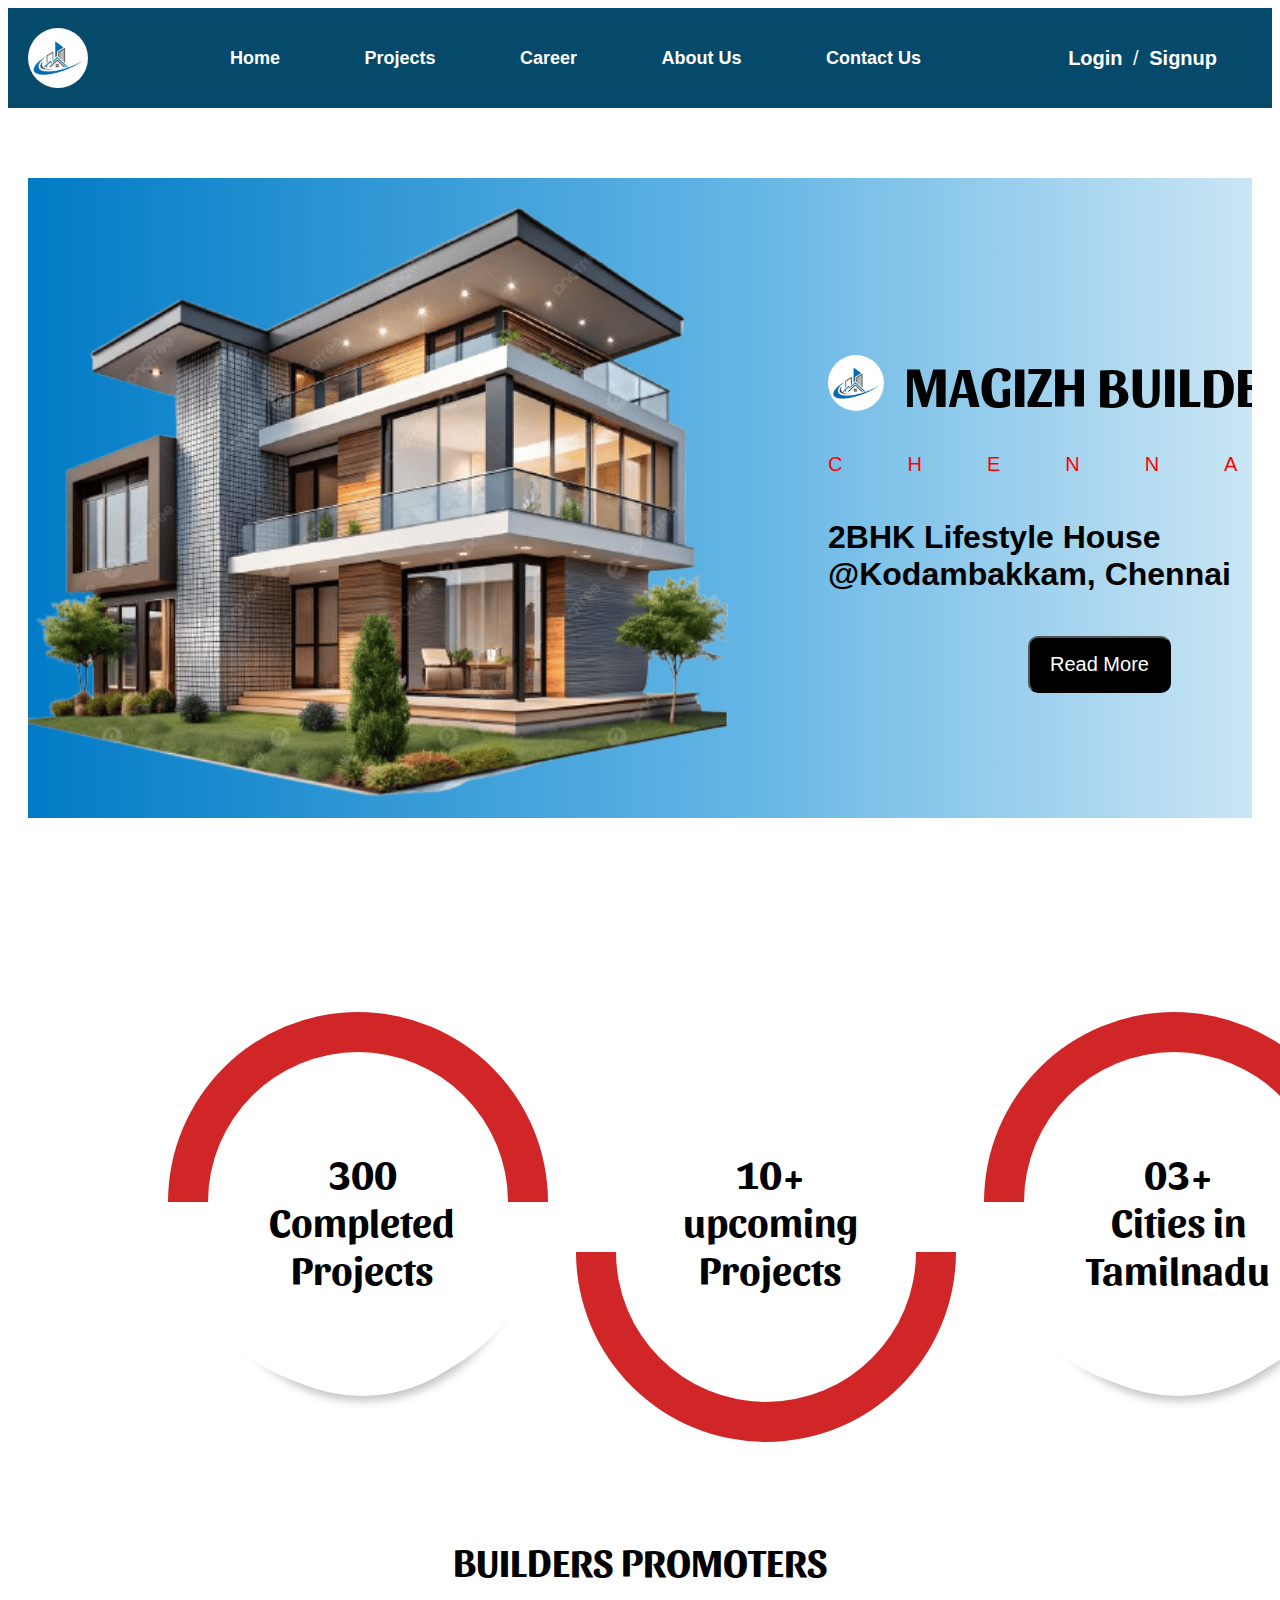
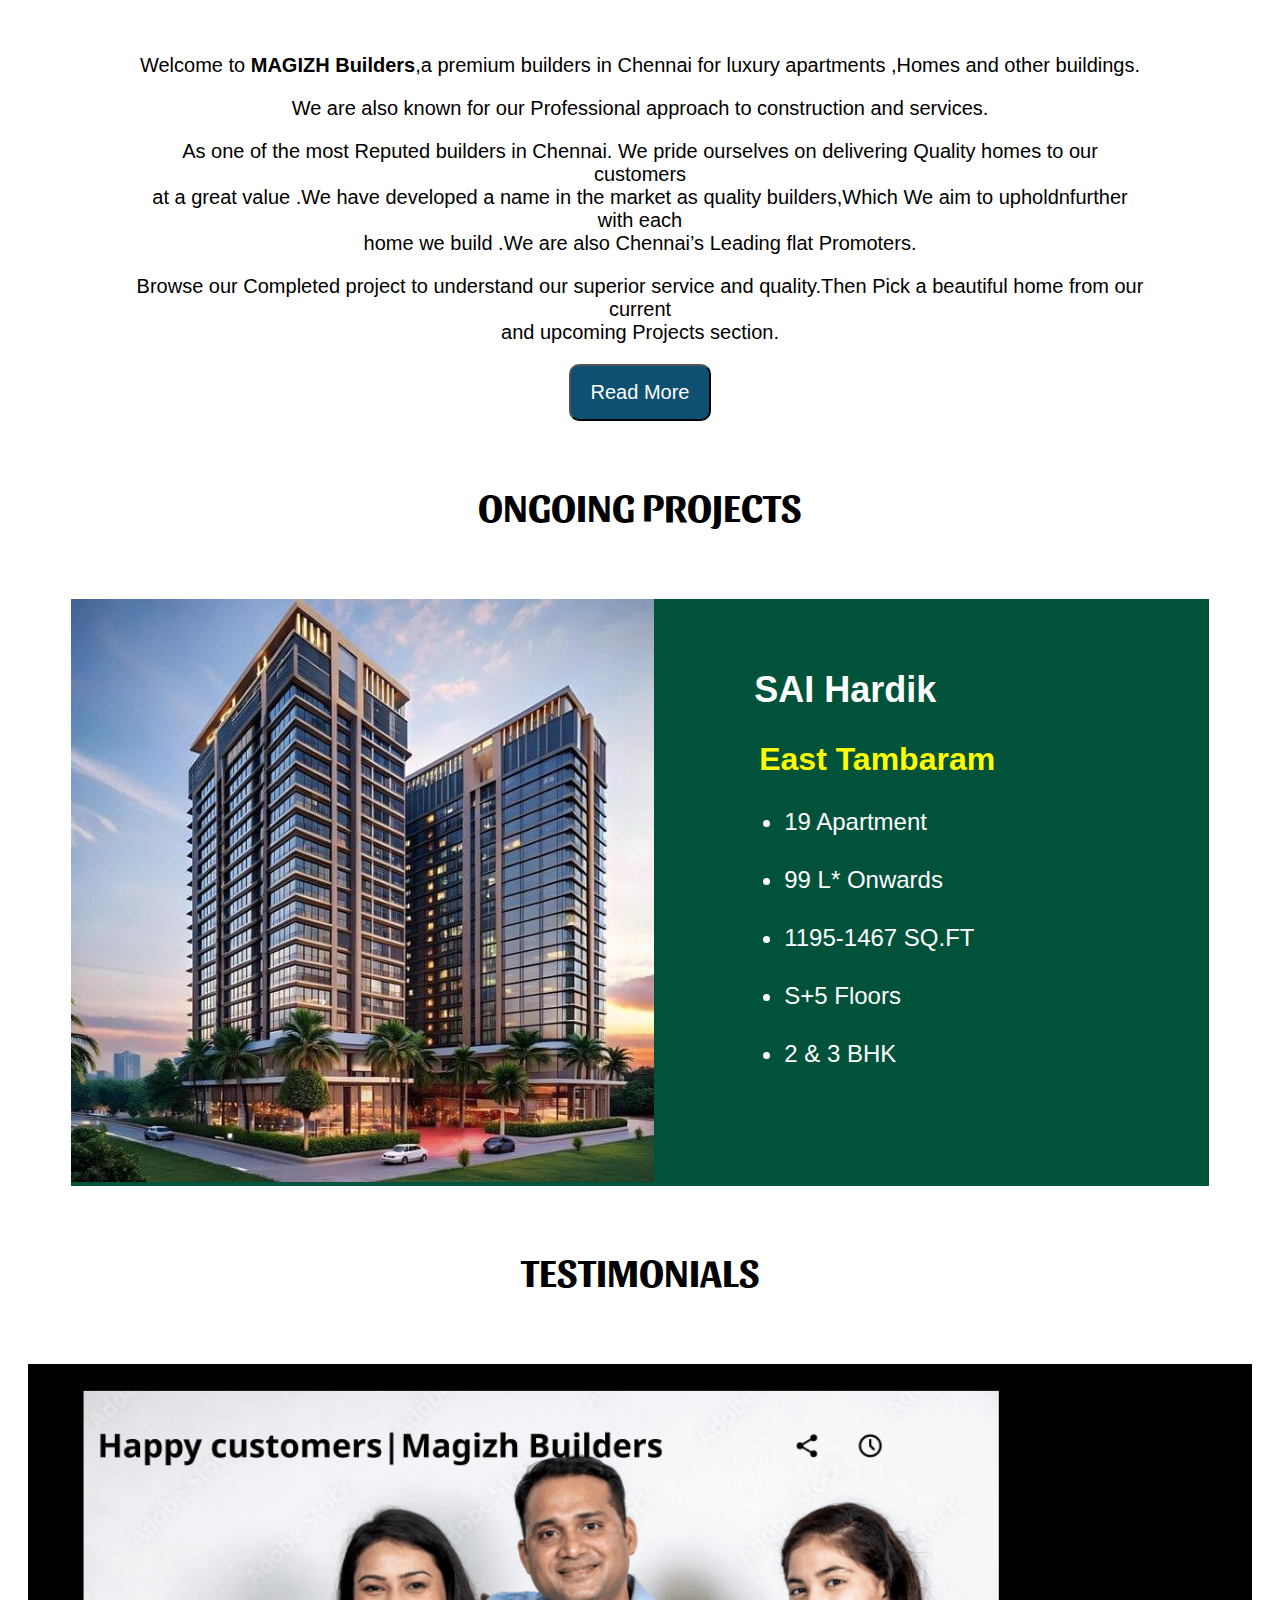
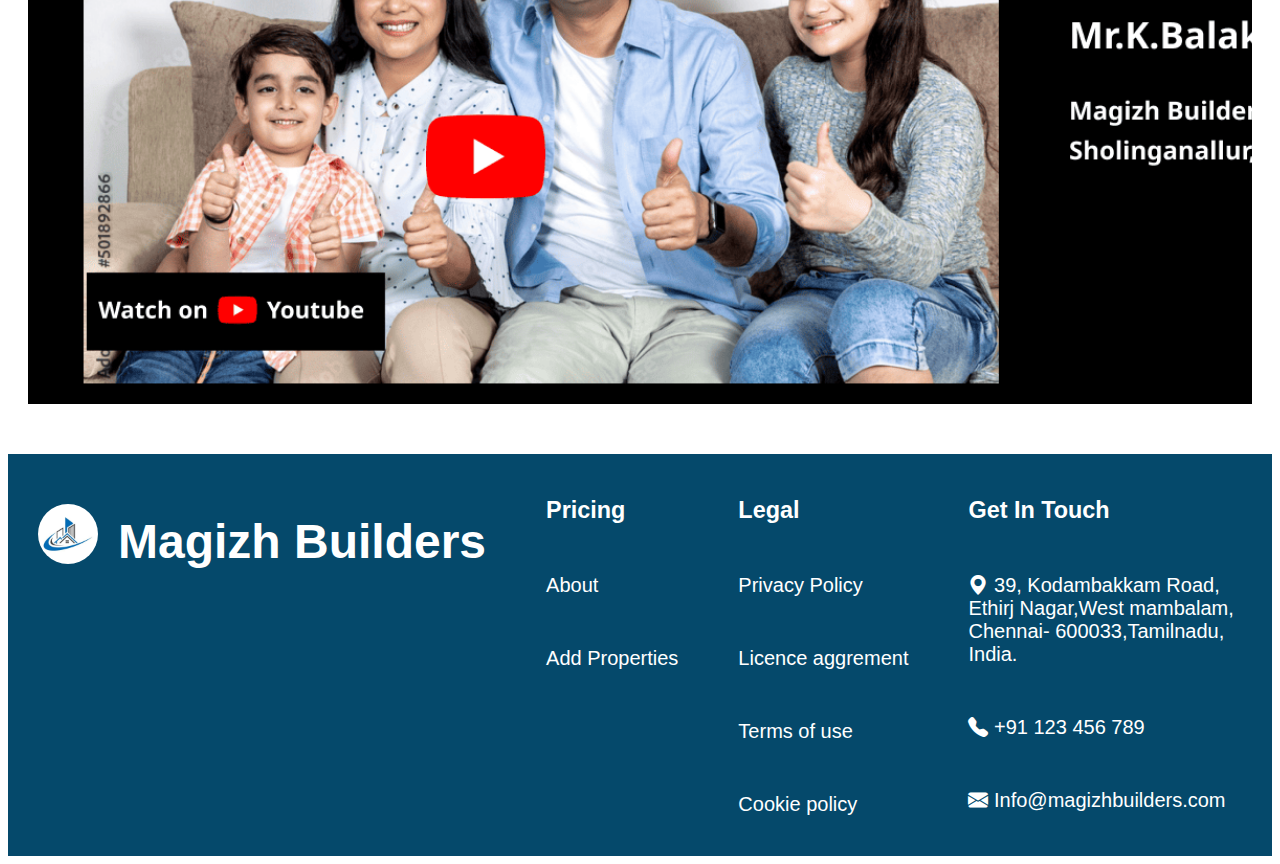
<file: index.html>
<!DOCTYPE html>
<html lang="en">
<head>
    <meta charset="UTF-8">
    <meta name="viewport" content="width=device-width, initial-scale=1.0">
    <title>Builder home page</title>
    <link rel="stylesheet" href="CSS/build.css">
    <link href="https://cdn.jsdelivr.net/npm/bootstrap-icons/font/bootstrap-icons.css" rel="stylesheet">

</head>
<body>

    <!--header -->

    <header>
        <div class="head">
            <img src="image/logo.png" alt="image">
            <div class="head1">
                <a href="index.html">Home</a>
                <a href="project.html">Projects</a>
                <a href="career.html">Career</a>
                <a href="about.html">About Us</a>
                <a href="contact.html">Contact Us</a>
            </div>
            <div class="head2">
                <a href="log.html">Login</a> / <a href="sign.html">Signup</a>
            </div>
        </div>
    </header>




<!--home-->

<section class="homeout">

    <div class="home">
        <div class="homelt">
            <img src="image/home1.png" alt="image" >
            <div class="homeltin">
                   <div class="hom1">
            <img src="image/logo.png" alt="image">
            <h2>MAGIZH BUILDERS</h2>
        </div> 
        <p class="re">CHENNAI </p>
        <h4><b>2BHK</b> Lifestyle House <br>@Kodambakkam, Chennai</h4>
        <button>Read More</button>
                
            </div>
        </div>
       
       
        <div class="homert">
            <img src="image/home2.png" alt="image">
        </div>
    </div>




<div class="home1out">

    
    <div class="home1">
        <h3>300 <br>Completed <br>Projects</h3>
        <div class="ho">
    </div></div>
    
    
    <div class="home1">
        <h3>10+ <br>upcoming <br>Projects</h3>
        <div class="ho ho1"></div>
    </div>

    
    <div class="home1">
        <h3>03+ <br>Cities in <br>Tamilnadu</h3>
        <div class="ho"></div>
    </div>










</div>







<div class="home2">
    <h3>BUILDERS PROMOTERS</h3>
    <p>Welcome to <b>MAGIZH Builders</b>,a premium builders in Chennai for luxury apartments ,Homes and other buildings.</p>
    <p> We are also known for our Professional approach to construction and services.</p>
 <p>As one of the most Reputed builders in Chennai. We pride ourselves on delivering Quality homes to our customers <br>
at a great value .We have developed a name  in the market as quality builders,Which We aim to upholdnfurther with each <br>
                              home we build .We are also Chennai’s Leading flat Promoters.</p>
<p>Browse our Completed project to understand our superior service and quality.Then Pick a beautiful home from our current <br>
                                                                        and upcoming Projects section.</p>

    <button>Read More</button>
</div>



    <h3>ONGOING PROJECTS</h3> 
    <div class="home3">

        <div class="home3lt">
            <img src="image/hom.jpg" alt="image">
        </div>
        <div class="home3rt">
            <h2>SAI Hardik</h2>
            <h4>East Tambaram</h4>
            <li>19 Apartment</li>
            <li>99 L* Onwards</li>
            <li>1195-1467 SQ.FT</li>
            <li>S+5 Floors</li>
            <li>2 & 3 BHK</li>
        </div>


    </div>




<div class="home4out">

<h3>TESTIMONIALS</h3>


<div class="home">
       
       
        <div class="homert">
            <img src="image/ho1.png" alt="image">
        </div>
    
    <div class="home4">
        <img src="image/ho2.png" alt="image">
        <div class="home4in">
            <h4>Mr.K.Vasanth Kumar</h4>
            <p>Magizh Builders of Champions Poonamallee , Chennai.</p>
        </div>



    </div>
    
    
    
    </div>




</div>



</section>







<!--Footer-->

<footer>
    <div class="footer">
        <div class="foot1">
            <img src="image/logo.png" alt="image">
            <h2>Magizh Builders</h2>
        </div>
        <div class="foot2">
            <h3>Pricing</h3>
            <p> About</p>
            <p>Add Properties</p>
        </div>
        <div class="foot2">
            <h3>Legal</h3>
            <p>Privacy Policy</p>
            <p>Licence aggrement</p>
            <p>Terms of use</p>
            <p>Cookie policy</p>
        </div>
        <div class="foot2">
            <h3>Get In Touch</h3>
            <p><i class="bi bi-geo-alt-fill"></i>
 39, Kodambakkam Road, <br>
Ethirj Nagar,West mambalam, <br>
Chennai- 600033,Tamilnadu, <br>
India.</p>
            <p><i class="bi bi-telephone-fill"></i>
 +91 123 456 789</p>
            <p><i class="bi bi-envelope-fill"></i> Info@magizhbuilders.com</p>
        </div>
    </div>
</footer>



    
</body>
</html>
</file>
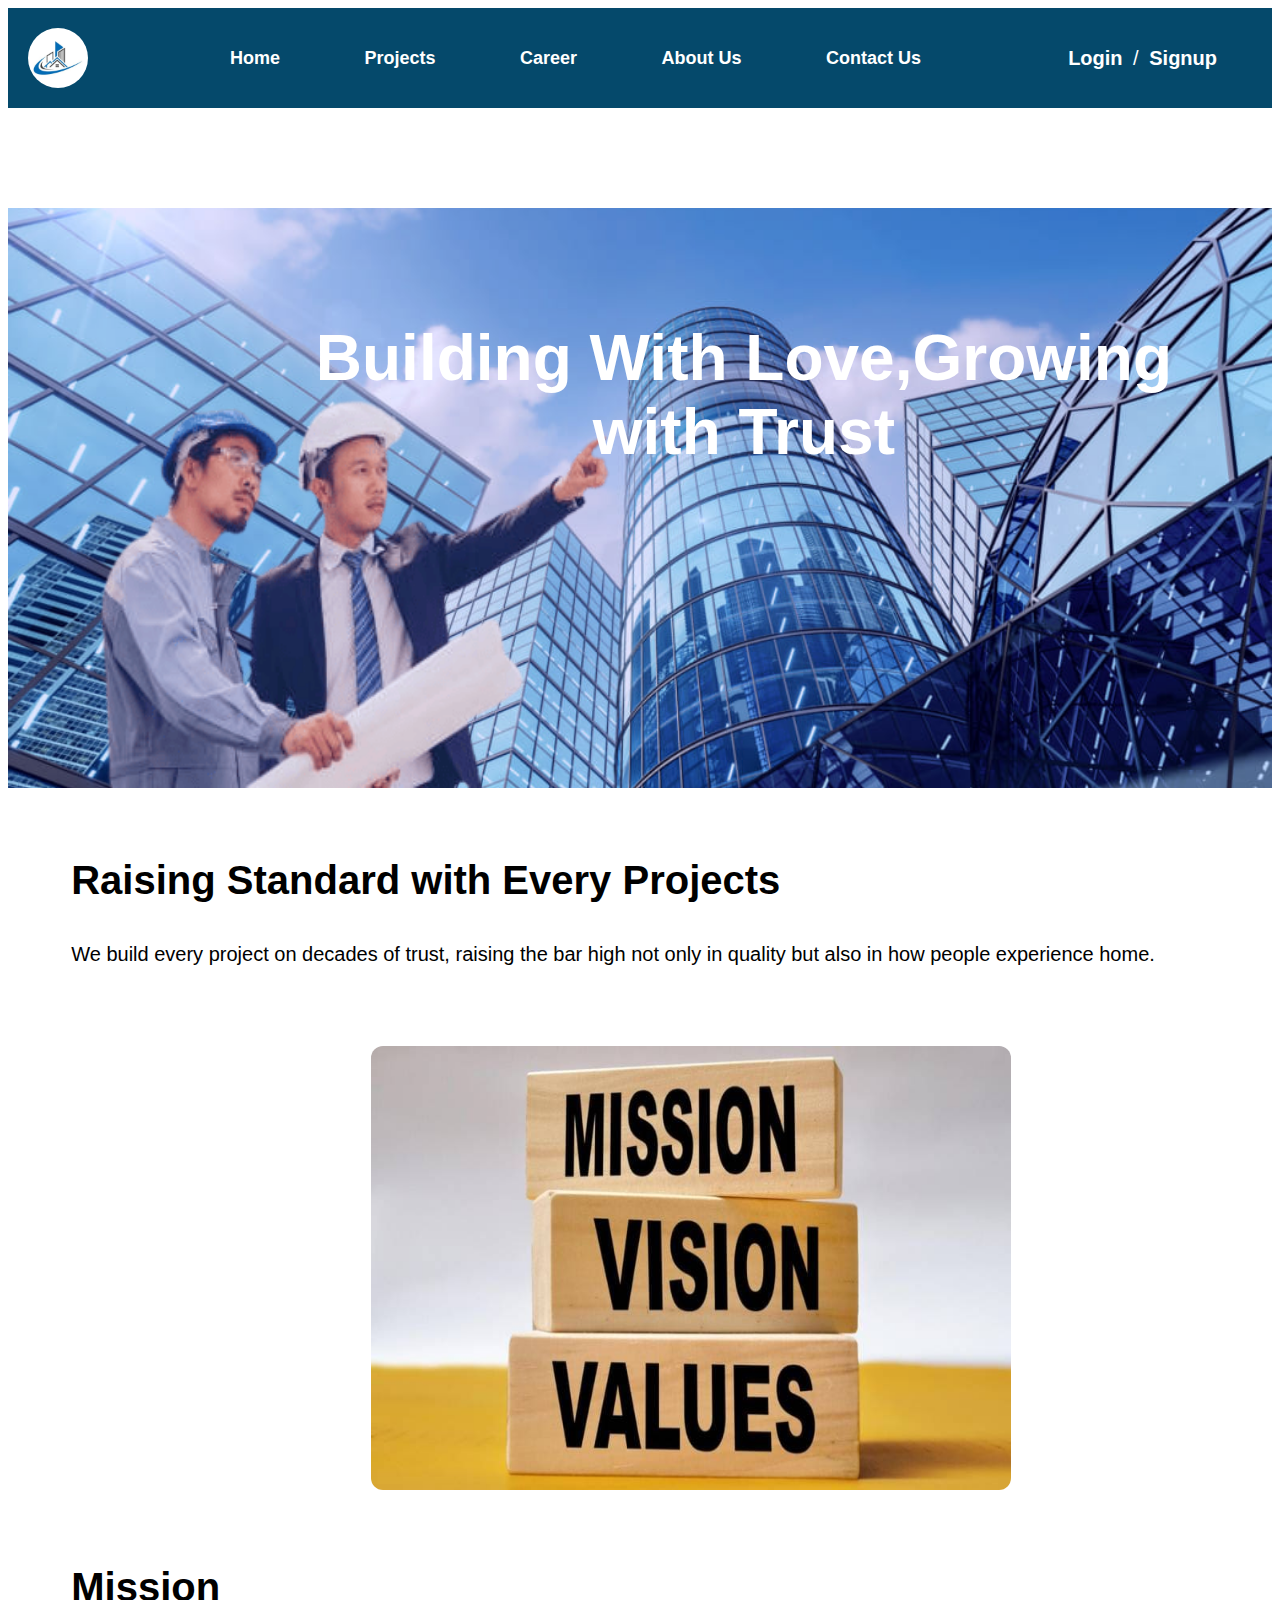
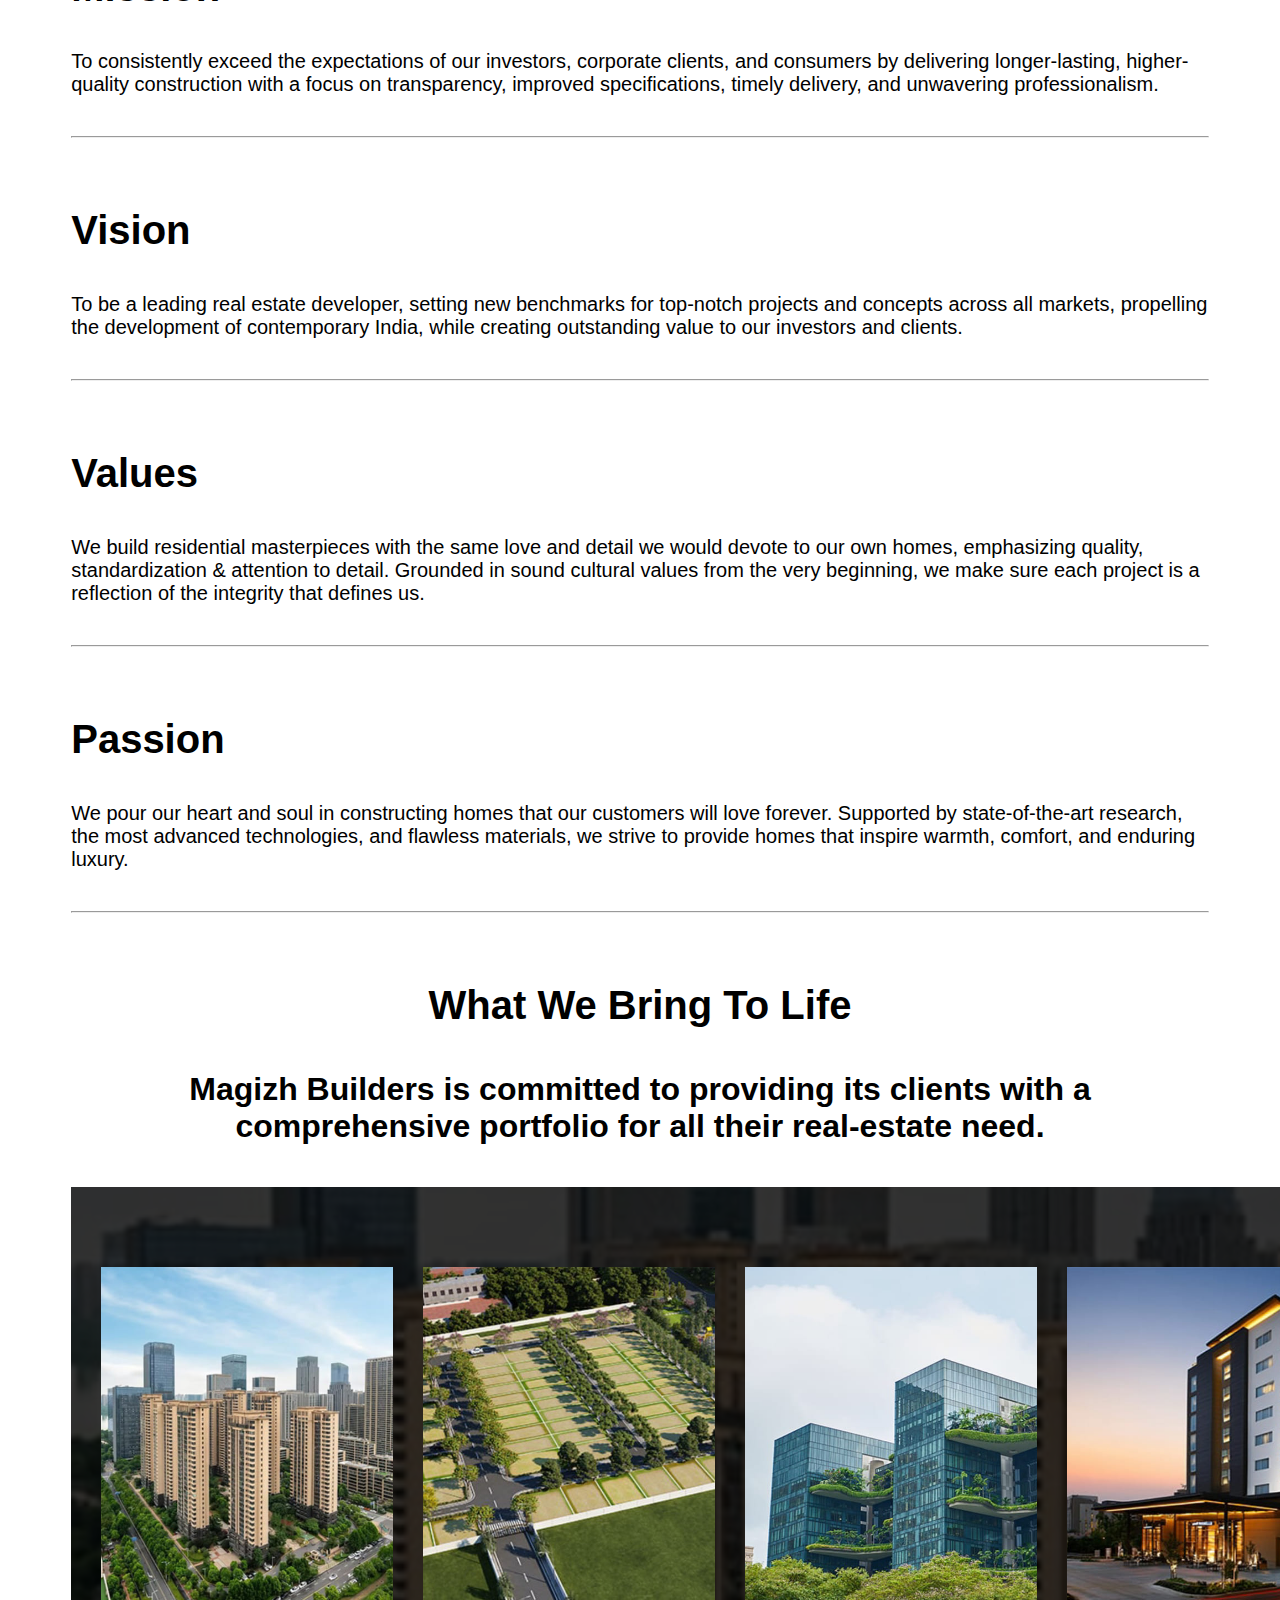
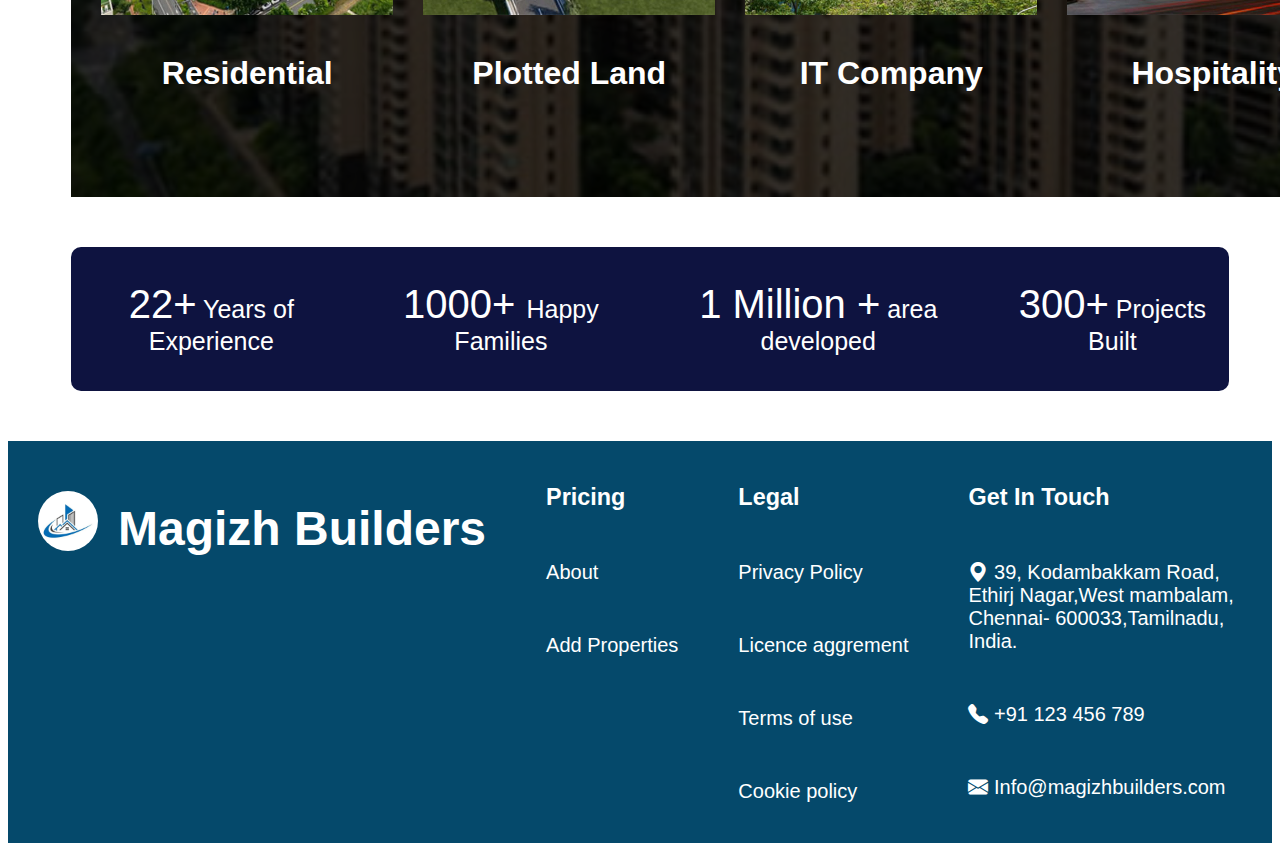
<file: about.html>
<!DOCTYPE html>
<html lang="en">
<head>
    <meta charset="UTF-8">
    <meta name="viewport" content="width=device-width, initial-scale=1.0">
    <title>Builder about page</title>
    <link rel="stylesheet" href="CSS/build.css">
    <link href="https://cdn.jsdelivr.net/npm/bootstrap-icons/font/bootstrap-icons.css" rel="stylesheet">

</head>
<body>

    <!--header -->

    <header>
        <div class="head">
            <img src="image/logo.png" alt="image">
            <div class="head1">
                <a href="index.html">Home</a>
                <a href="project.html">Projects</a>
                <a href="career.html">Career</a>
                <a href="about.html">About Us</a>
                <a href="contact.html">Contact Us</a>
            </div>
            <div class="head2">
                <a href="log.html">Login</a> / <a href="sign.html">Signup</a>
            </div>
        </div>
    </header>




    <!--about-->

<section class="aboutout">

<div class="about">
    <div class="abtover"></div>
    <img src="image/abt1.png" alt="image" class="imge">
    <h2>Building With Love,Growing <br>  with Trust</h2>
</div>

<div class="about1">
    <h3>Raising Standard with Every Projects</h3>
    <p>We build every project on decades of trust, raising the bar high not only in quality but also in how people experience home.</p>
    <img src="image/abt2.jpg" alt="image">
</div>

<div class="about2">
    <h3>Mission</h3>
    <p>To consistently exceed the expectations of our investors, corporate clients, and consumers by delivering longer-lasting, higher-quality construction with a focus on transparency, improved specifications, timely delivery, and unwavering professionalism.</p>
<hr></div>


<div class="about2">
    <h3>Vision</h3>
    <p>To be a leading real estate developer, setting new benchmarks for top-notch projects and concepts across all markets, propelling the development of contemporary India, while creating outstanding value to our investors and clients.</p>
<hr></div>


<div class="about2">
    <h3>Values</h3>
    <p>We build residential masterpieces with the same love and detail we would devote to our own homes, emphasizing quality, standardization & attention to detail. Grounded in sound cultural values from the very beginning, we make sure each project is a reflection of the integrity that defines us.</p>
<hr></div>


<div class="about2">
    <h3>Passion</h3>
    <p>We pour our heart and soul in constructing homes that our customers will love forever. Supported by state-of-the-art research, the most advanced technologies, and flawless materials, we strive to provide homes that inspire warmth, comfort, and enduring luxury.</p>
<hr></div>




<div class="about3out">

<h3>What We Bring To Life</h3>
<h4>Magizh Builders is committed to providing its clients with a comprehensive portfolio for all their real-estate need.</h4>

<div class="about3">
    <div class="ab3over">

    </div>
    <div class="abt3">

        <div class="abt3in">
            <img src="image/ab1.jpg" alt="image">
            <p>Residential</p>
        </div>
        <div class="abt3in">
            <img src="image/ab2.jpg" alt="image">
            <p>Plotted Land</p>
        </div>
        <div class="abt3in">
            <img src="image/ab3.jpg" alt="image">
            <p>IT Company</p>
        </div>
        <div class="abt3in">
            <img src="image/ab4.jpg" alt="image">
            <p>Hospitality</p>
        </div>

    </div>
</div>



<div class="abt4">
    <p><span>22+</span> Years of Experience</p>
    <p><span>1000+ </span>Happy Families</p>
    <p><span>1 Million +</span> area developed</p>
    <p><span>300+</span> Projects Built</p>
</div>



</div>


















</section>


















<!--Footer-->

<footer>
    <div class="footer">
        <div class="foot1">
            <img src="image/logo.png" alt="image">
            <h2>Magizh Builders</h2>
        </div>
        <div class="foot2">
            <h3>Pricing</h3>
            <p> About</p>
            <p>Add Properties</p>
        </div>
        <div class="foot2">
            <h3>Legal</h3>
            <p>Privacy Policy</p>
            <p>Licence aggrement</p>
            <p>Terms of use</p>
            <p>Cookie policy</p>
        </div>
        <div class="foot2">
            <h3>Get In Touch</h3>
            <p><i class="bi bi-geo-alt-fill"></i>
 39, Kodambakkam Road, <br>
Ethirj Nagar,West mambalam, <br>
Chennai- 600033,Tamilnadu, <br>
India.</p>
            <p><i class="bi bi-telephone-fill"></i>
 +91 123 456 789</p>
            <p><i class="bi bi-envelope-fill"></i> Info@magizhbuilders.com</p>
        </div>
    </div>
</footer>



    
</body>
</html>
</file>
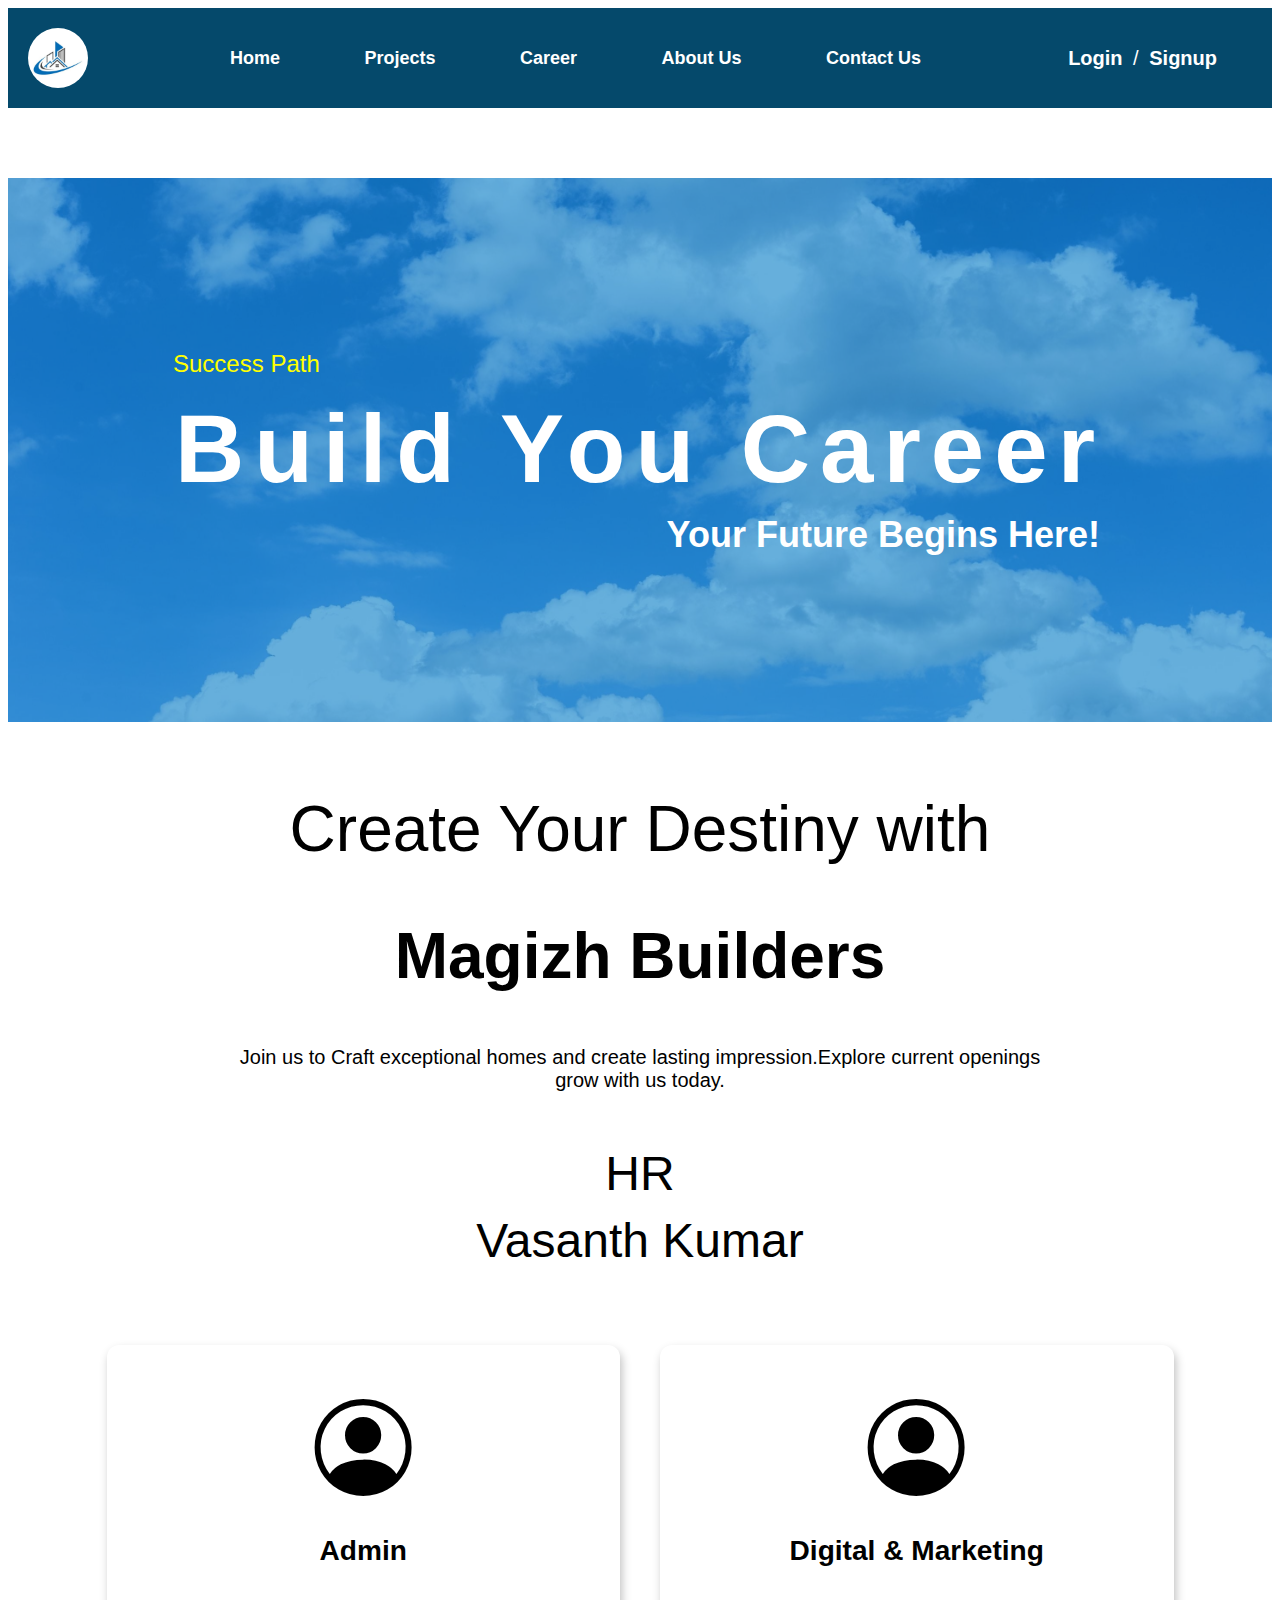
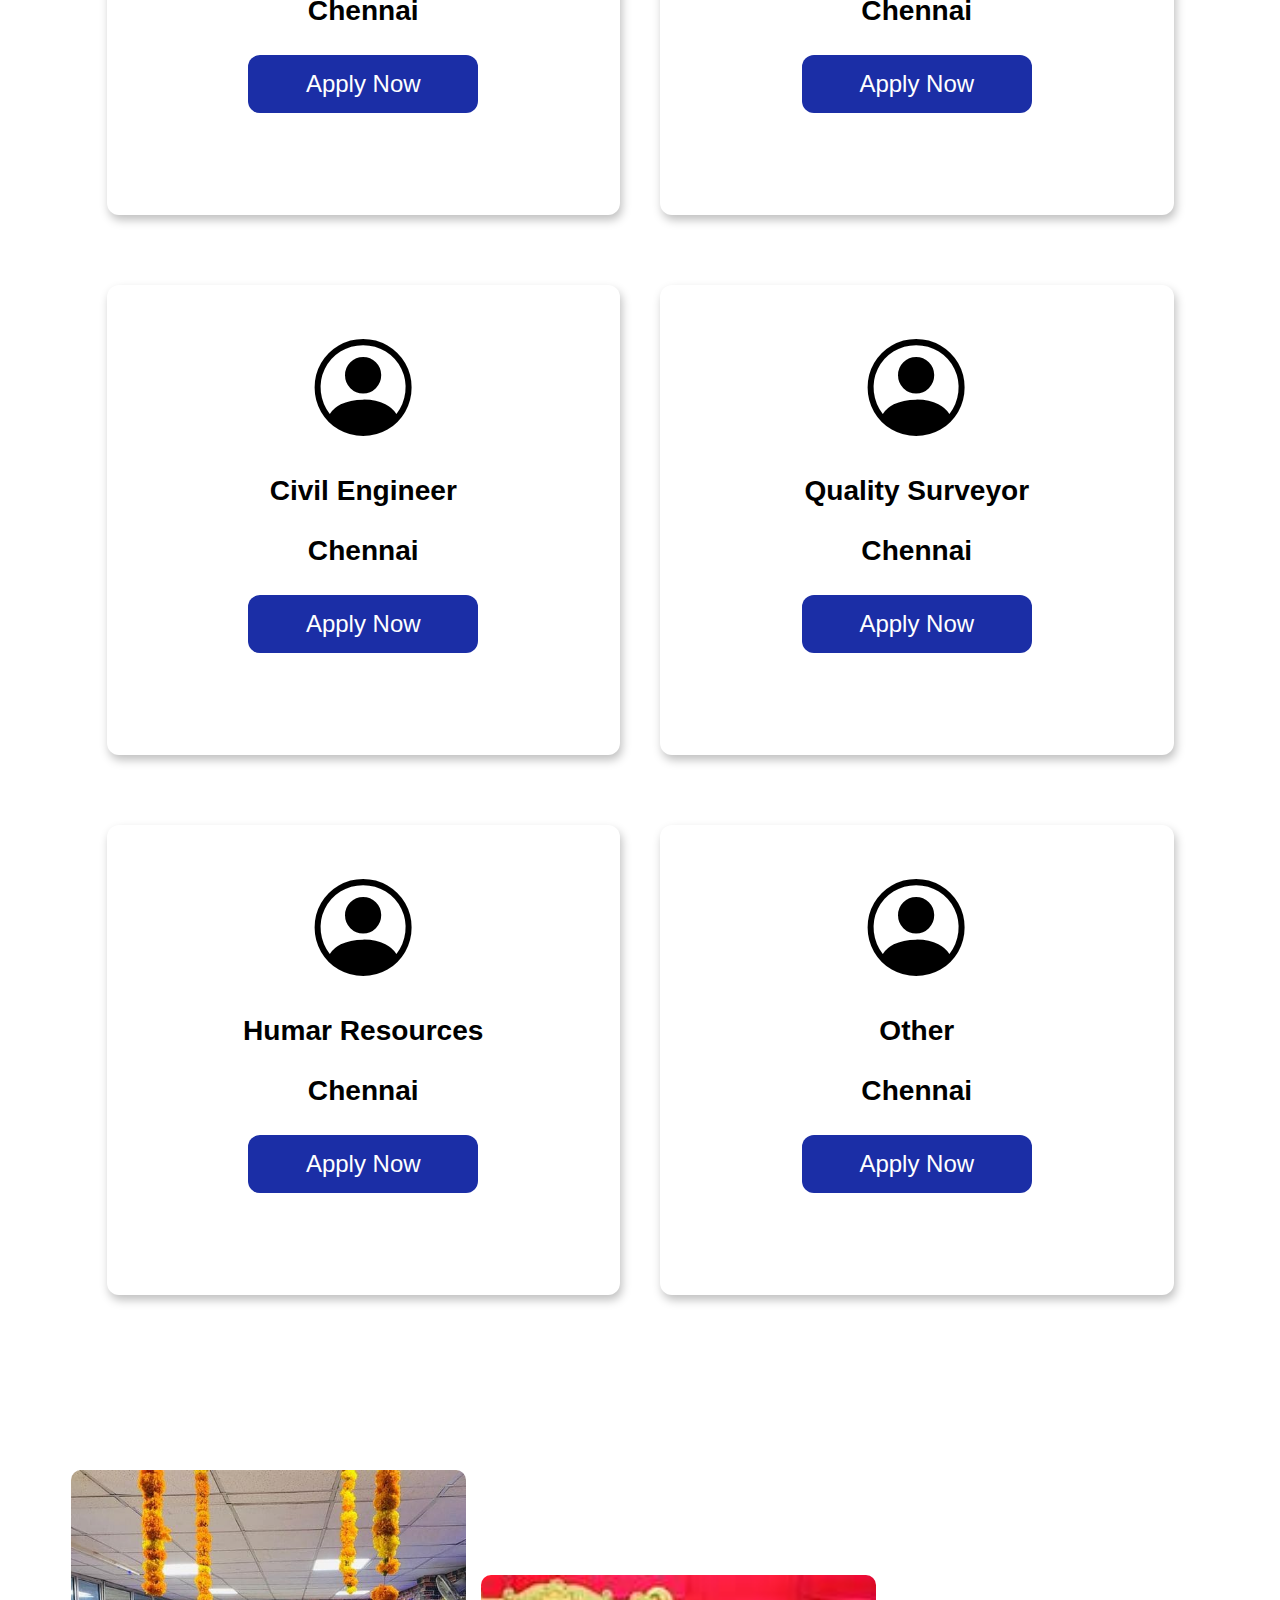
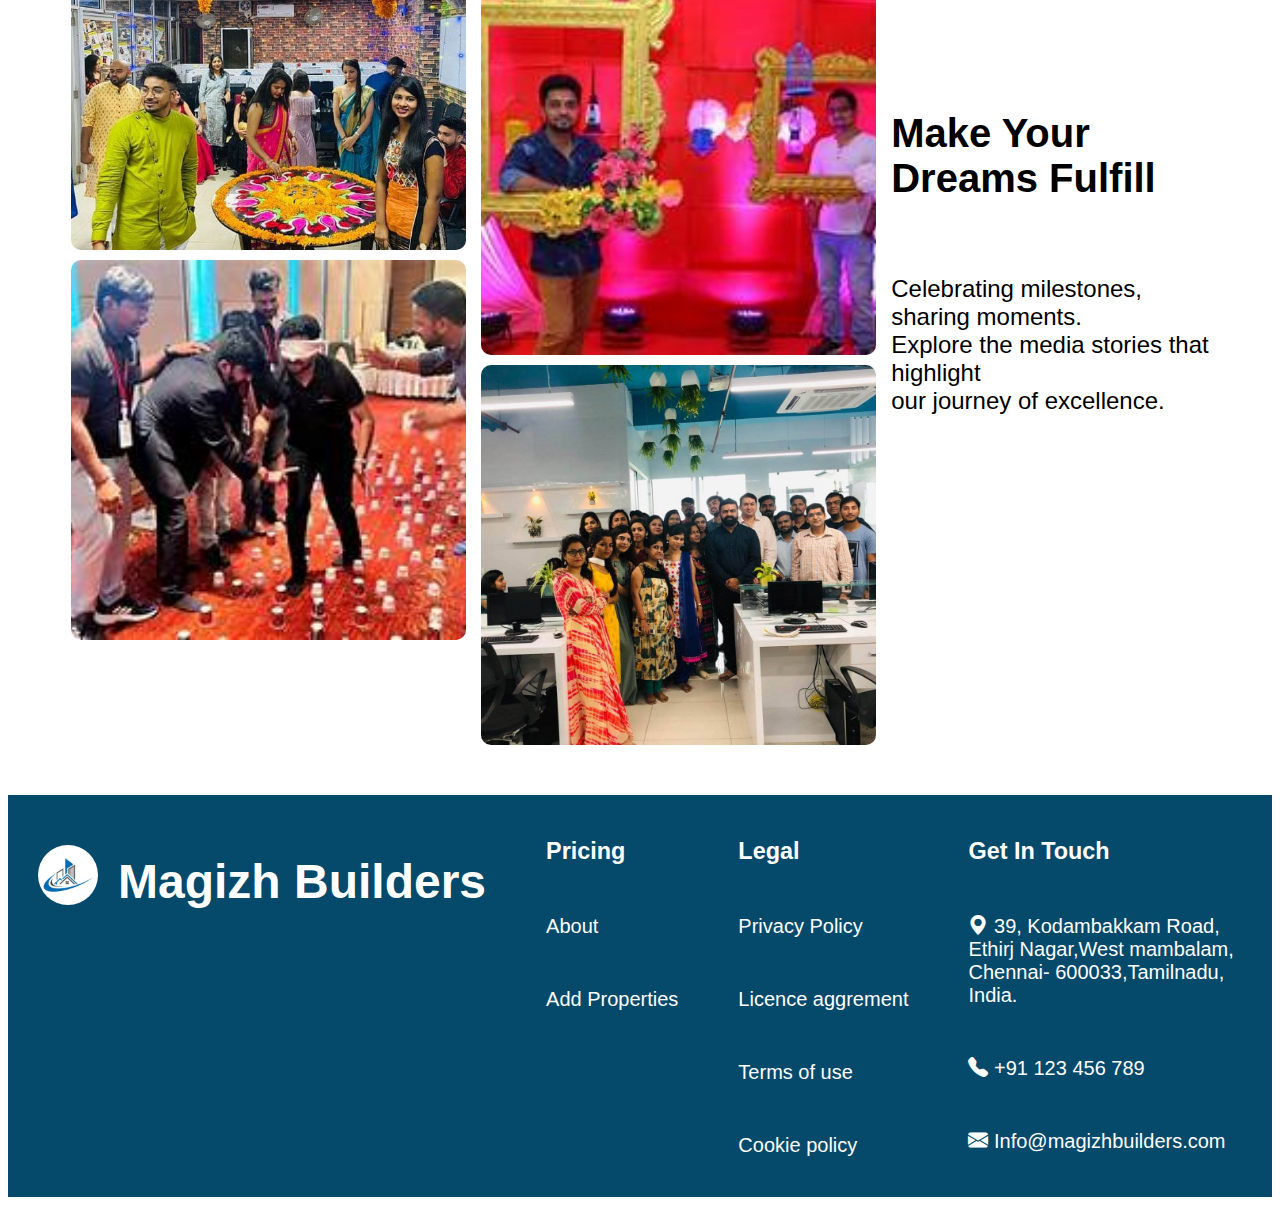
<file: career.html>
<!DOCTYPE html>
<html lang="en">
<head>
    <meta charset="UTF-8">
    <meta name="viewport" content="width=device-width, initial-scale=1.0">
    <title>Builder career page</title>
    <link rel="stylesheet" href="CSS/build.css">
    <link href="https://cdn.jsdelivr.net/npm/bootstrap-icons/font/bootstrap-icons.css" rel="stylesheet">

</head>
<body>

    <!--header -->

    <header>
        <div class="head">
            <img src="image/logo.png" alt="image">
            <div class="head1">
                <a href="index.html">Home</a>
                <a href="project.html">Projects</a>
                <a href="career.html">Career</a>
                <a href="about.html">About Us</a>
                <a href="contact.html">Contact Us</a>
            </div>
            <div class="head2">
                <a href="log.html">Login</a> / <a href="sign.html">Signup</a>
            </div>
        </div>
    </header>





<!--Career-->

<section class="careerout">

    <div class="car">
        <div class="carover">
        </div>
        <div class="carin">
            <p><span>Success Path</span></p>
            <h1>Build You Career</h1>
            <h4>Your Future Begins Here!</h4>
        </div>

    </div>


    <div class="car1">
        <h1>Create Your Destiny with </h1>
         <h2>Magizh Builders</h2>
        <p>Join us to Craft exceptional homes and create lasting impression.Explore current openings <br>
                                                              grow with us today.</p>
        <h3>HR <br>Vasanth Kumar</h3>
    </div>


    <div class="car2">
        <div class="car2in">
            <i class="bi bi-person-circle"></i>
            <h3>Admin</h3>
            <h3>Chennai</h3>
            <button>Apply Now</button>
        </div>
        <div class="car2in">
            <i class="bi bi-person-circle"></i>
            <h3>Digital & Marketing</h3>
            <h3>Chennai</h3>
            <button>Apply Now</button>
        </div>
    </div>


    <div class="car2">
        <div class="car2in">
            <i class="bi bi-person-circle"></i>
            <h3>Civil Engineer</h3>
            <h3>Chennai</h3>
            <button>Apply Now</button>
        </div>
        <div class="car2in">
            <i class="bi bi-person-circle"></i>
            <h3>Quality Surveyor</h3>
            <h3>Chennai</h3>
            <button>Apply Now</button>
        </div>
    </div>


    <div class="car2">
        <div class="car2in">
            <i class="bi bi-person-circle"></i>
            <h3>Humar Resources</h3>
            <h3>Chennai</h3>
            <button>Apply Now</button>
        </div>
        <div class="car2in">
            <i class="bi bi-person-circle"></i>
            <h3>Other</h3>
            <h3>Chennai</h3>
            <button>Apply Now</button>
        </div>
    </div>


<div class="car3out">

    <div class="car3">
        <div class="car3in">
            <img src="image/ca1.jpg" alt="image">
            <img src="image/ca2.jfif" alt="image">
        </div>
        <div class="car3in1">
            <img src="image/ca3.jfif" alt="image">
            <img src="image/ca4.jpg" alt="image">
        </div>
        <div class="car3in">
            <h3>Make Your Dreams Fulfill</h3>
            <p>Celebrating milestones, sharing moments. <br>Explore the media stories that highlight <br> our journey of excellence.</p>
        </div>
    </div>











</div>













</section>




















<!--Footer-->

<footer>
    <div class="footer">
        <div class="foot1">
            <img src="image/logo.png" alt="image">
            <h2>Magizh Builders</h2>
        </div>
        <div class="foot2">
            <h3>Pricing</h3>
            <p> About</p>
            <p>Add Properties</p>
        </div>
        <div class="foot2">
            <h3>Legal</h3>
            <p>Privacy Policy</p>
            <p>Licence aggrement</p>
            <p>Terms of use</p>
            <p>Cookie policy</p>
        </div>
        <div class="foot2">
            <h3>Get In Touch</h3>
            <p><i class="bi bi-geo-alt-fill"></i>
 39, Kodambakkam Road, <br>
Ethirj Nagar,West mambalam, <br>
Chennai- 600033,Tamilnadu, <br>
India.</p>
            <p><i class="bi bi-telephone-fill"></i>
 +91 123 456 789</p>
            <p><i class="bi bi-envelope-fill"></i> Info@magizhbuilders.com</p>
        </div>
    </div>
</footer>



    
</body>
</html>
</file>
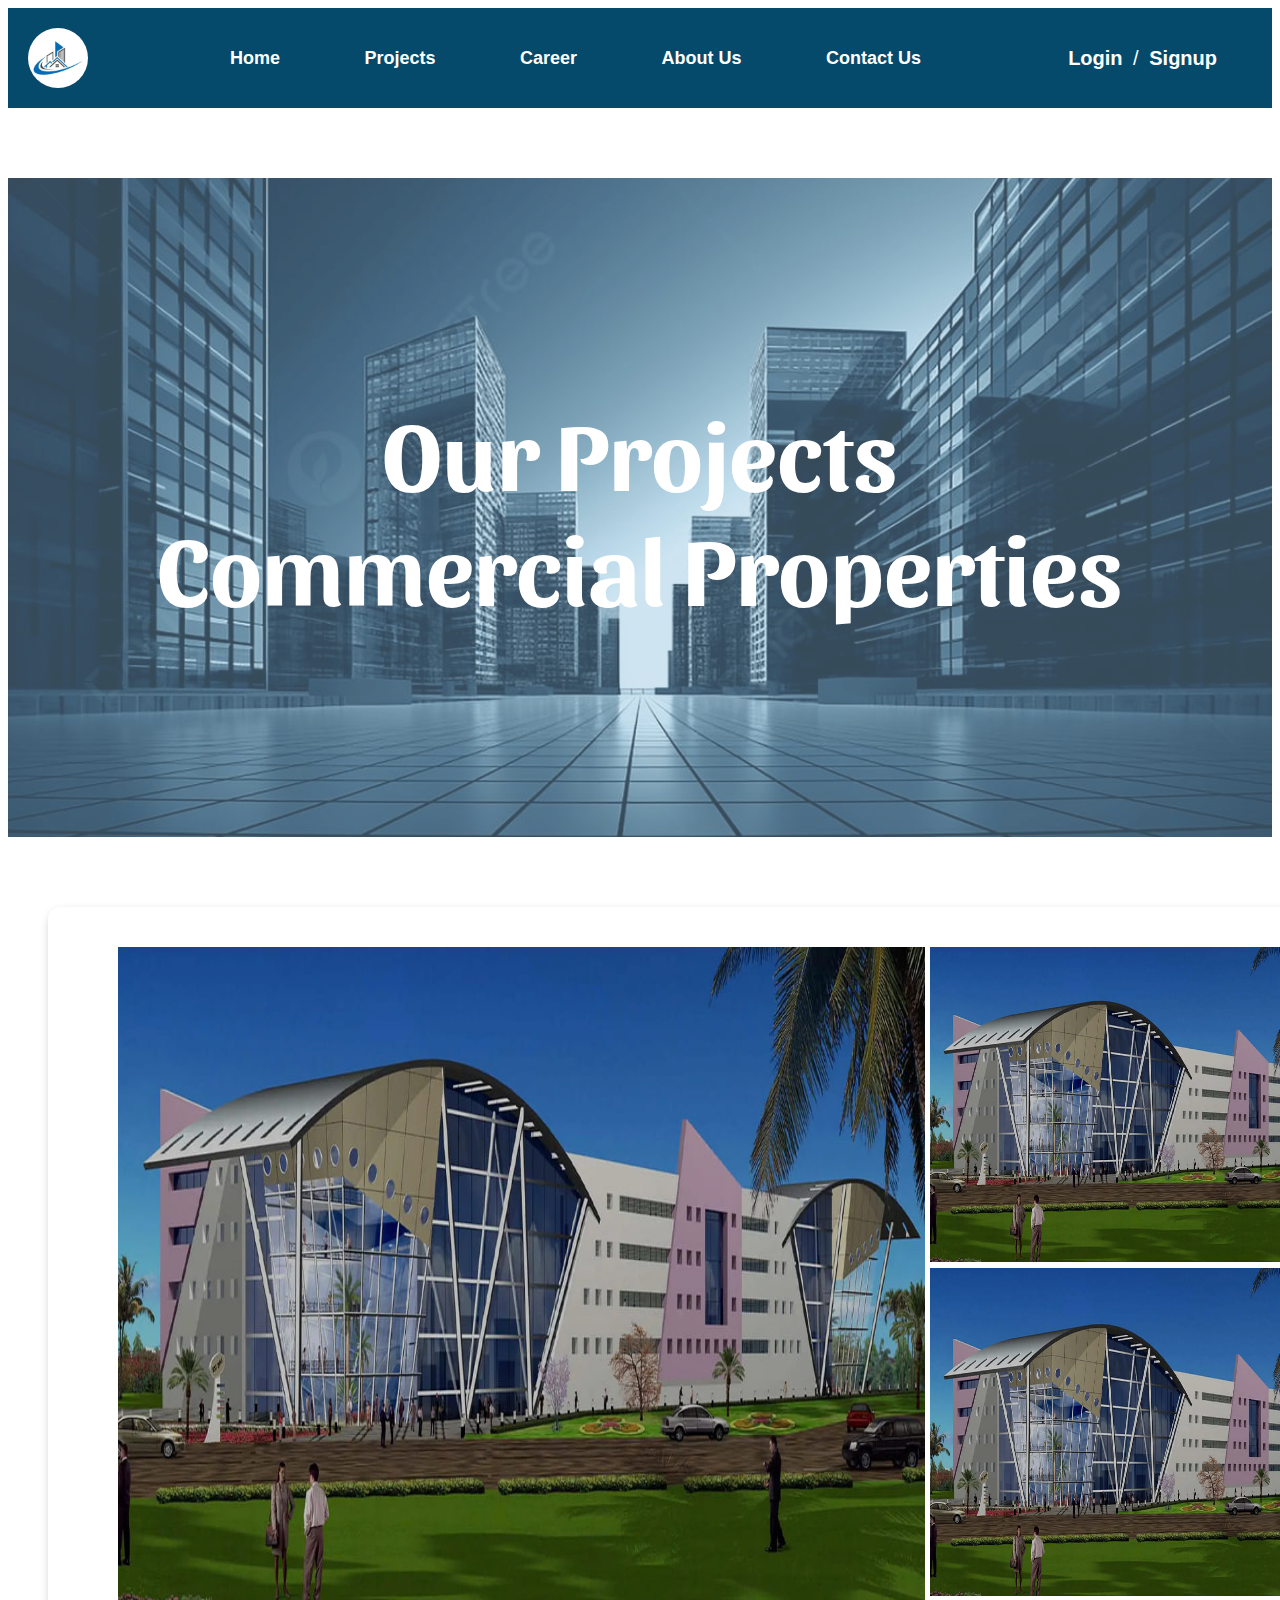
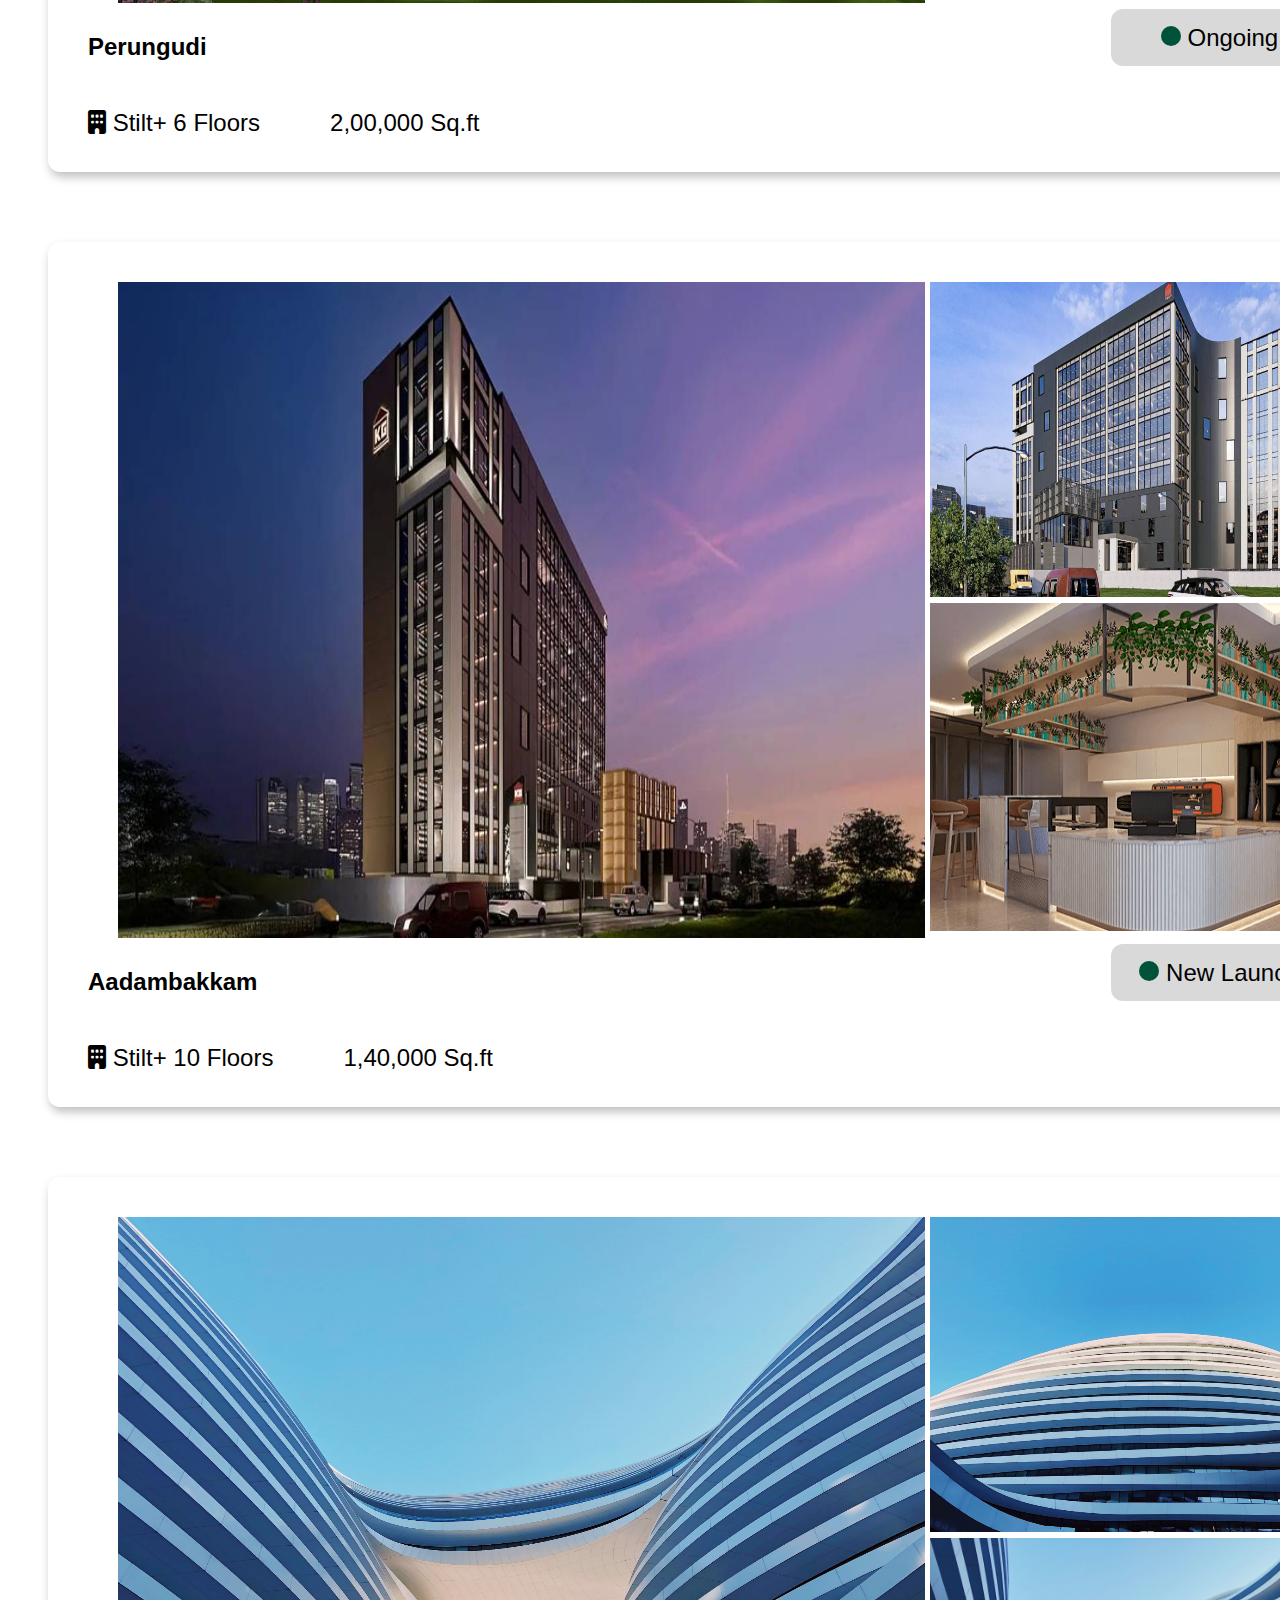
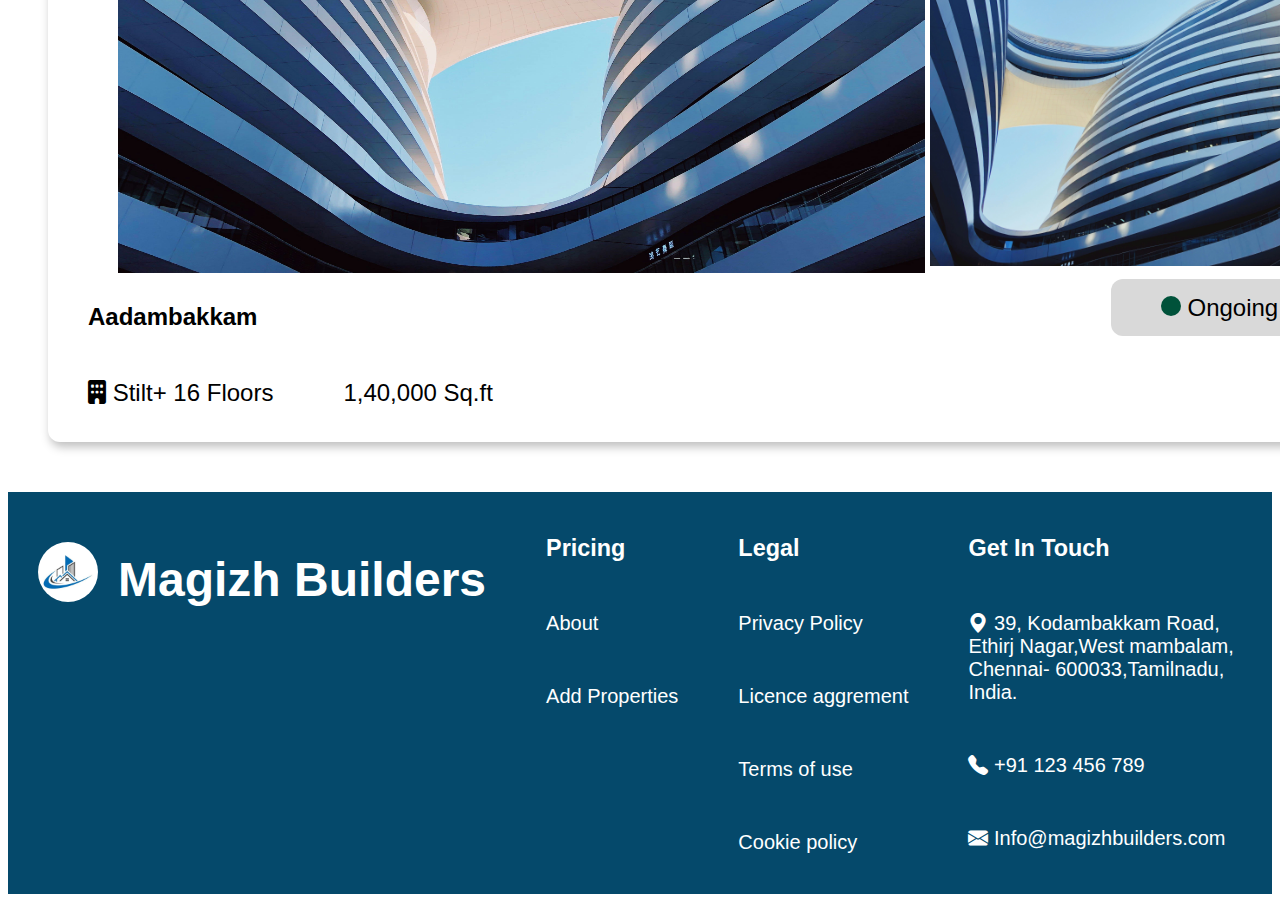
<file: comm.html>
<!DOCTYPE html>
<html lang="en">
<head>
    <meta charset="UTF-8">
    <meta name="viewport" content="width=device-width, initial-scale=1.0">
    <title>Builder commercial page</title>
    <link rel="stylesheet" href="CSS/build.css">
    <link href="https://cdn.jsdelivr.net/npm/bootstrap-icons/font/bootstrap-icons.css" rel="stylesheet">
    <link rel="stylesheet" href="https://cdnjs.cloudflare.com/ajax/libs/font-awesome/6.5.1/css/all.min.css">

</head>
<body>

    <!--header -->

    <header>
        <div class="head">
            <img src="image/logo.png" alt="image">
            <div class="head1">
                <a href="index.html">Home</a>
                <a href="project.html">Projects</a>
                <a href="career.html">Career</a>
                <a href="about.html">About Us</a>
                <a href="contact.html">Contact Us</a>
            </div>
            <div class="head2">
                <a href="log.html">Login</a> / <a href="sign.html">Signup</a>
            </div>
        </div>
    </header>





<!--commercial-->


    <div class="project">
        <div class="resover">

        </div>
        <h1>Our Projects <br>Commercial Properties</h1>
    </div>
    
    
    <section class="resout com">

        <div class="res">
            <div class="comlt">
                <img src="image/cm1.jpg" alt="image" class="cm1">
            </div>
            <div class="comrt">
                <img src="image/cm1.jpg" alt="image" class="cm2">
                <img src="image/cm1.jpg" alt="image" class="cm3">
            </div>
        </div>

        <div class="res1">
            <p><b>Perungudi</b></p>
            <div class="res1in">
                <p><span></span> Ongoing</p>
            </div>
        </div>

        <div class="res2">
            <p><i class="fa-solid fa-building"></i> Stilt+ 6 Floors</p>
            <p>2,00,000 Sq.ft</p>
        </div>
        


</section>


    <section class="resout com">

        <div class="res">
            <div class="comlt">
                <img src="image/cm2.jpg" alt="image" class="cm1">
            </div>
            <div class="comrt">
                <img src="image/cm21.jpg" alt="image" class="cm2">
                <img src="image/cm22.png" alt="image" class="cm3">
            </div>
        </div>

        <div class="res1">
            <p><b>Aadambakkam</b></p>
            <div class="res1in">
                <p><span></span> New Launch</p>
            </div>
        </div>

        <div class="res2">
            <p><i class="fa-solid fa-building"></i> Stilt+ 10 Floors</p>
            <p>1,40,000 Sq.ft</p>
        </div>
        


</section>


    <section class="resout com">

        <div class="res">
            <div class="comlt">
                <img src="image/cm3.jpg" alt="image" class="cm1">
            </div>
            <div class="comrt">
                <img src="image/cm31.jpg" alt="image" class="cm2">
                <img src="image/cm33.jpg" alt="image" class="cm3">
            </div>
        </div>

        <div class="res1">
            <p><b>Aadambakkam</b></p>
            <div class="res1in">
                <p><span></span> Ongoing</p>
            </div>
        </div>

        <div class="res2">
            <p><i class="fa-solid fa-building"></i> Stilt+ 16 Floors</p>
            <p>1,40,000 Sq.ft</p>
        </div>
        


</section>


    


















<!--Footer-->

<footer>
    <div class="footer">
        <div class="foot1">
            <img src="image/logo.png" alt="image">
            <h2>Magizh Builders</h2>
        </div>
        <div class="foot2">
            <h3>Pricing</h3>
            <p> About</p>
            <p>Add Properties</p>
        </div>
        <div class="foot2">
            <h3>Legal</h3>
            <p>Privacy Policy</p>
            <p>Licence aggrement</p>
            <p>Terms of use</p>
            <p>Cookie policy</p>
        </div>
        <div class="foot2">
            <h3>Get In Touch</h3>
            <p><i class="bi bi-geo-alt-fill"></i>
 39, Kodambakkam Road, <br>
Ethirj Nagar,West mambalam, <br>
Chennai- 600033,Tamilnadu, <br>
India.</p>
            <p><i class="bi bi-telephone-fill"></i>
 +91 123 456 789</p>
            <p><i class="bi bi-envelope-fill"></i> Info@magizhbuilders.com</p>
        </div>
    </div>
</footer>



    
</body>
</html>
</file>
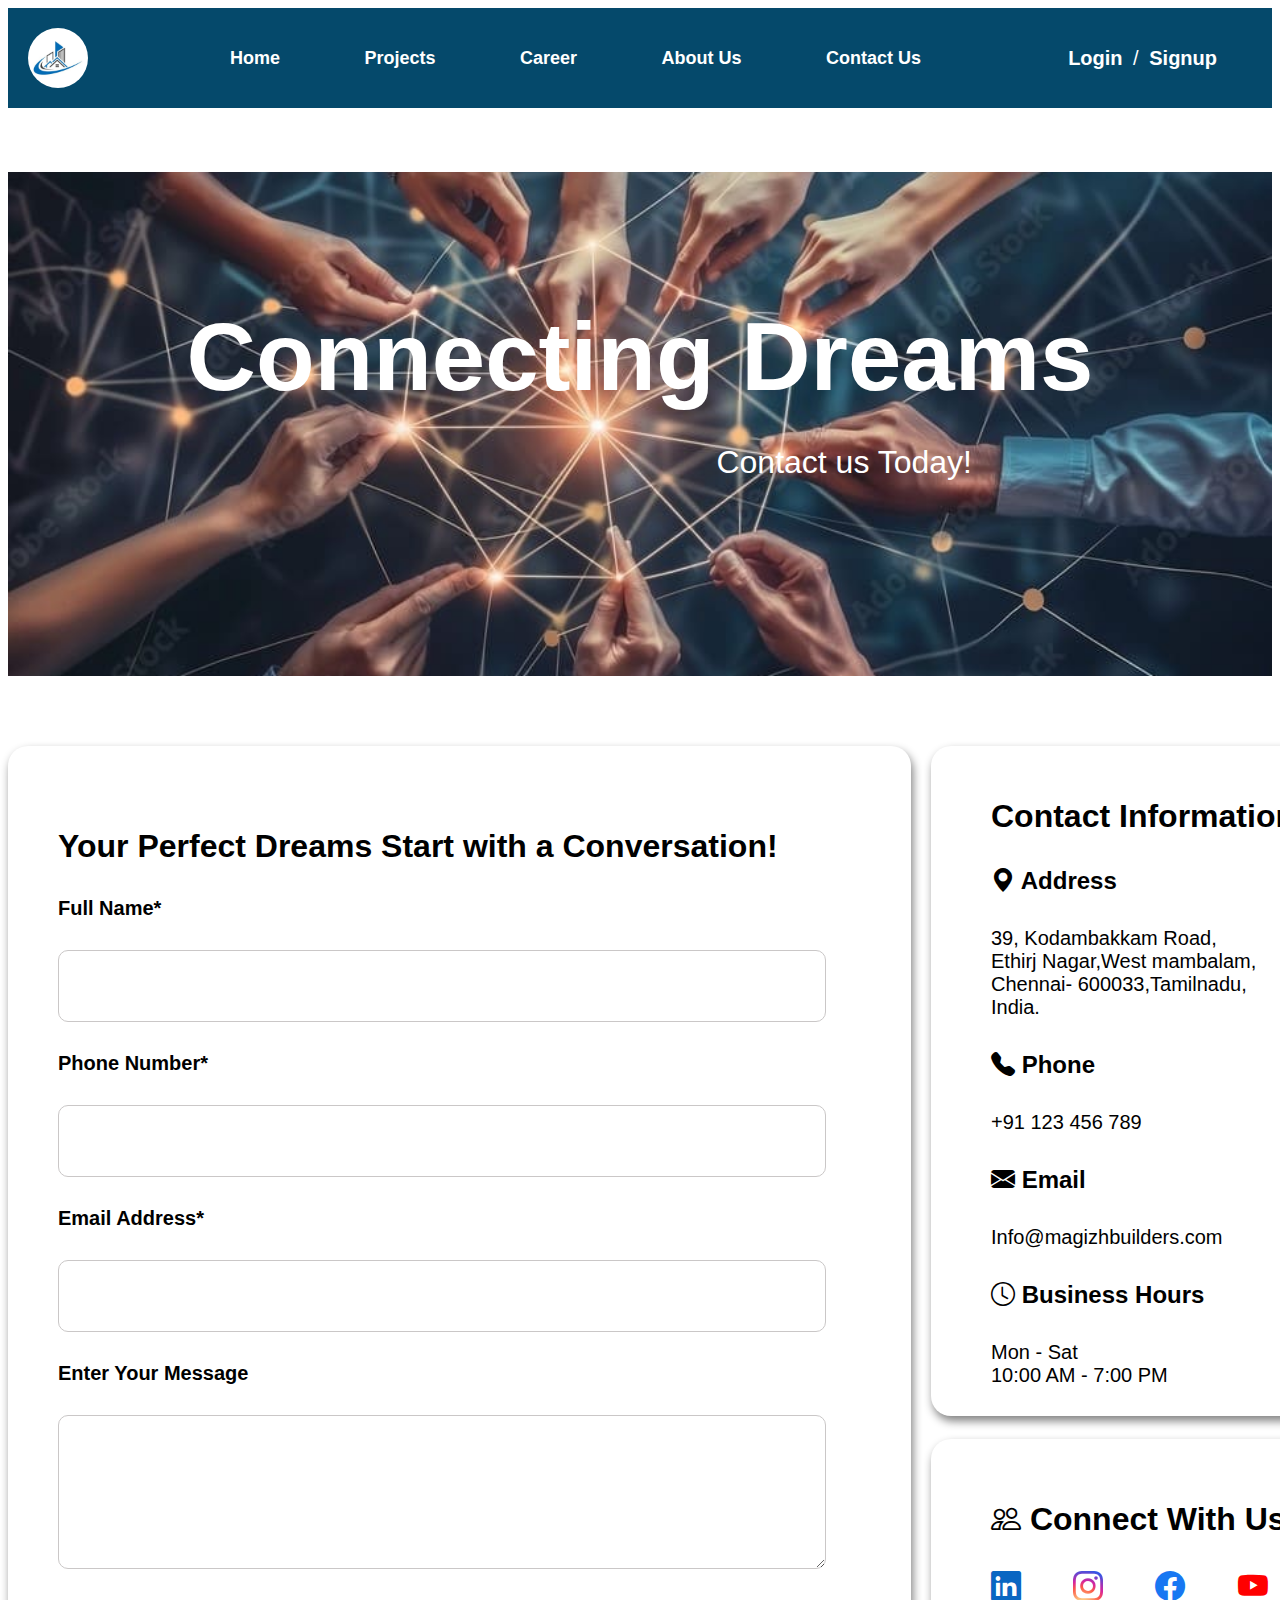
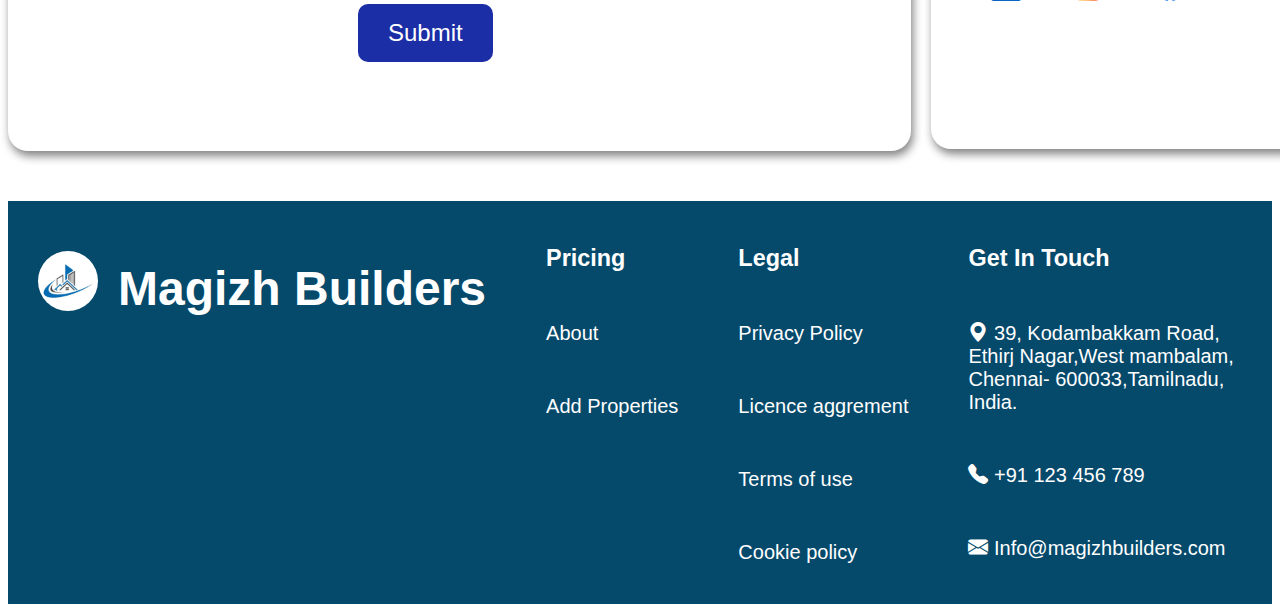
<file: contact.html>
<!DOCTYPE html>
<html lang="en">
<head>
    <meta charset="UTF-8">
    <meta name="viewport" content="width=device-width, initial-scale=1.0">
    <title>Builder contact page</title>
    <link rel="stylesheet" href="CSS/build.css">
    <link href="https://cdn.jsdelivr.net/npm/bootstrap-icons/font/bootstrap-icons.css" rel="stylesheet">

</head>
<body>

    <!--header -->

    <header>
        <div class="head">
            <img src="image/logo.png" alt="image">
            <div class="head1">
                <a href="index.html">Home</a>
                <a href="project.html">Projects</a>
                <a href="career.html">Career</a>
                <a href="about.html">About Us</a>
                <a href="contact.html">Contact Us</a>
            </div>
            <div class="head2">
                <a href="log.html">Login</a> / <a href="sign.html">Signup</a>
            </div>
        </div>
    </header>




<!--contact section-->


<section class="contactout">


    <div class="contactback">
    
        <h1>Connecting Dreams</h1>
        <p>Contact us Today!</p>
    </div>


    <div class="contact">

        <div class="cont1">
            <h3>Your Perfect Dreams Start with a Conversation!</h3>
            <label for="">Full Name*</label> <br>
            <input type="text"> <br>
            <label for="">Phone Number*</label> <br>
            <input type="text"> <br>
            <label for="">Email Address*</label> <br>
            <input type="text"> <br>
            <label for="">Enter Your Message</label> <br>
            <textarea name="" id=""></textarea> <br>
            <button>Submit</button>
        </div>


        <div class="cont2">

            <div class="cont3">
                <h3>Contact Information</h3>
                <h4><i class="bi bi-geo-alt-fill"></i> Address</h4>
                <p>
 39, Kodambakkam Road, <br>
Ethirj Nagar,West mambalam, <br>
Chennai- 600033,Tamilnadu, <br>
India.</p>
            <h4><i class="bi bi-telephone-fill"></i> Phone</h4>
        <p>
 +91 123 456 789</p>

            <h4><i class="bi bi-envelope-fill"></i> Email </h4>
            <p>
            Info@magizhbuilders.com</p>
            <h4><i class="bi bi-clock"></i> Business Hours </h4>
            <p>Mon - Sat <br>10:00 AM - 7:00 PM</p>
      
            </div> <br>

            <div class="cont4">
                <h3><i class="bi bi-people"></i> Connect With Us</h3>
                <p><i class="bi bi-linkedin fs-3 linkedin me-3"></i>&nbsp;&nbsp;&nbsp;
<i class="bi bi-instagram fs-3 instagram me-3"></i>&nbsp;&nbsp;&nbsp;
<i class="bi bi-facebook fs-3 facebook me-3"></i>&nbsp;&nbsp;&nbsp;
<i class="bi bi-youtube fs-3 youtube"></i></p>

            </div>











        </div>















    </div>








</section>














<!--Footer-->

<footer>
    <div class="footer">
        <div class="foot1">
            <img src="image/logo.png" alt="image">
            <h2>Magizh Builders</h2>
        </div>
        <div class="foot2">
            <h3>Pricing</h3>
            <p> About</p>
            <p>Add Properties</p>
        </div>
        <div class="foot2">
            <h3>Legal</h3>
            <p>Privacy Policy</p>
            <p>Licence aggrement</p>
            <p>Terms of use</p>
            <p>Cookie policy</p>
        </div>
        <div class="foot2">
            <h3>Get In Touch</h3>
            <p><i class="bi bi-geo-alt-fill"></i>
 39, Kodambakkam Road, <br>
Ethirj Nagar,West mambalam, <br>
Chennai- 600033,Tamilnadu, <br>
India.</p>
            <p><i class="bi bi-telephone-fill"></i>
 +91 123 456 789</p>
            <p><i class="bi bi-envelope-fill"></i> Info@magizhbuilders.com</p>
        </div>
    </div>
</footer>



    
</body>
</html>
</file>
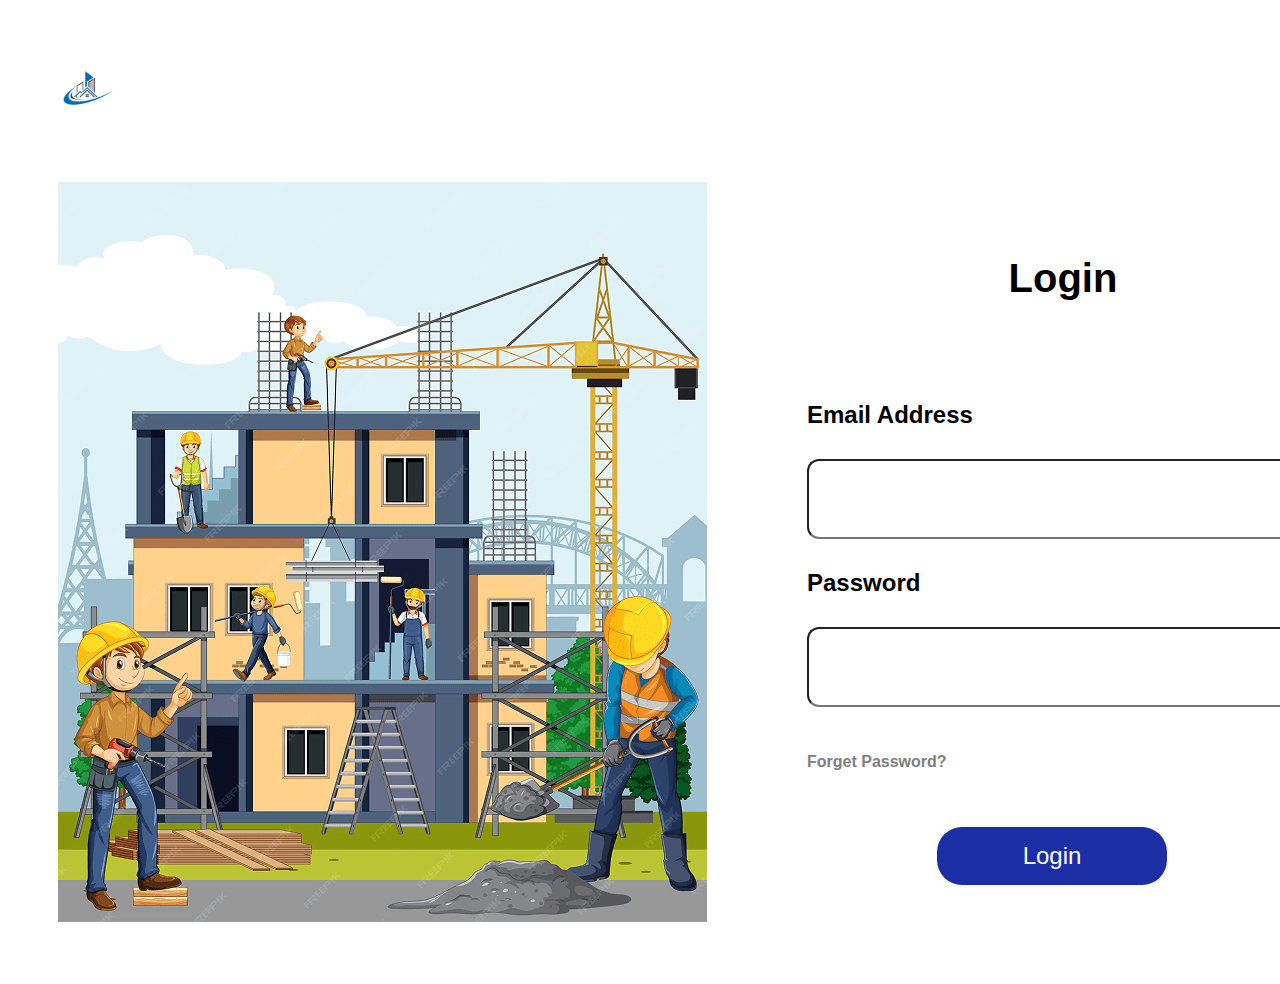
<file: log.html>
<!DOCTYPE html>
<html lang="en">
<head>
    <meta charset="UTF-8">
    <meta name="viewport" content="width=device-width, initial-scale=1.0">
    <title>builder log page</title>
    <link rel="stylesheet" href="CSS/build.css">
</head>
<body>
    <section class="logout">
    
    <div class="logs">
     <a href="index.html"><img src="image/logo.png" alt="image"></a>
    </div>


    <div class="log">

        <div class="loglt">
            <img src="image/log.png" alt="image">
        </div>

        <div class="logrt">
            <h2>Login</h2>
            <label for="">Email Address</label> <br>
            <input type="text"> <br>
            <label for="">Password</label> <br>
            <input type="text"> <br>
            <p>Forget Password?</p>

            <a href="index.html">Login</a>

        </div>








    </div>








</section>



</body>
</html>
</file>
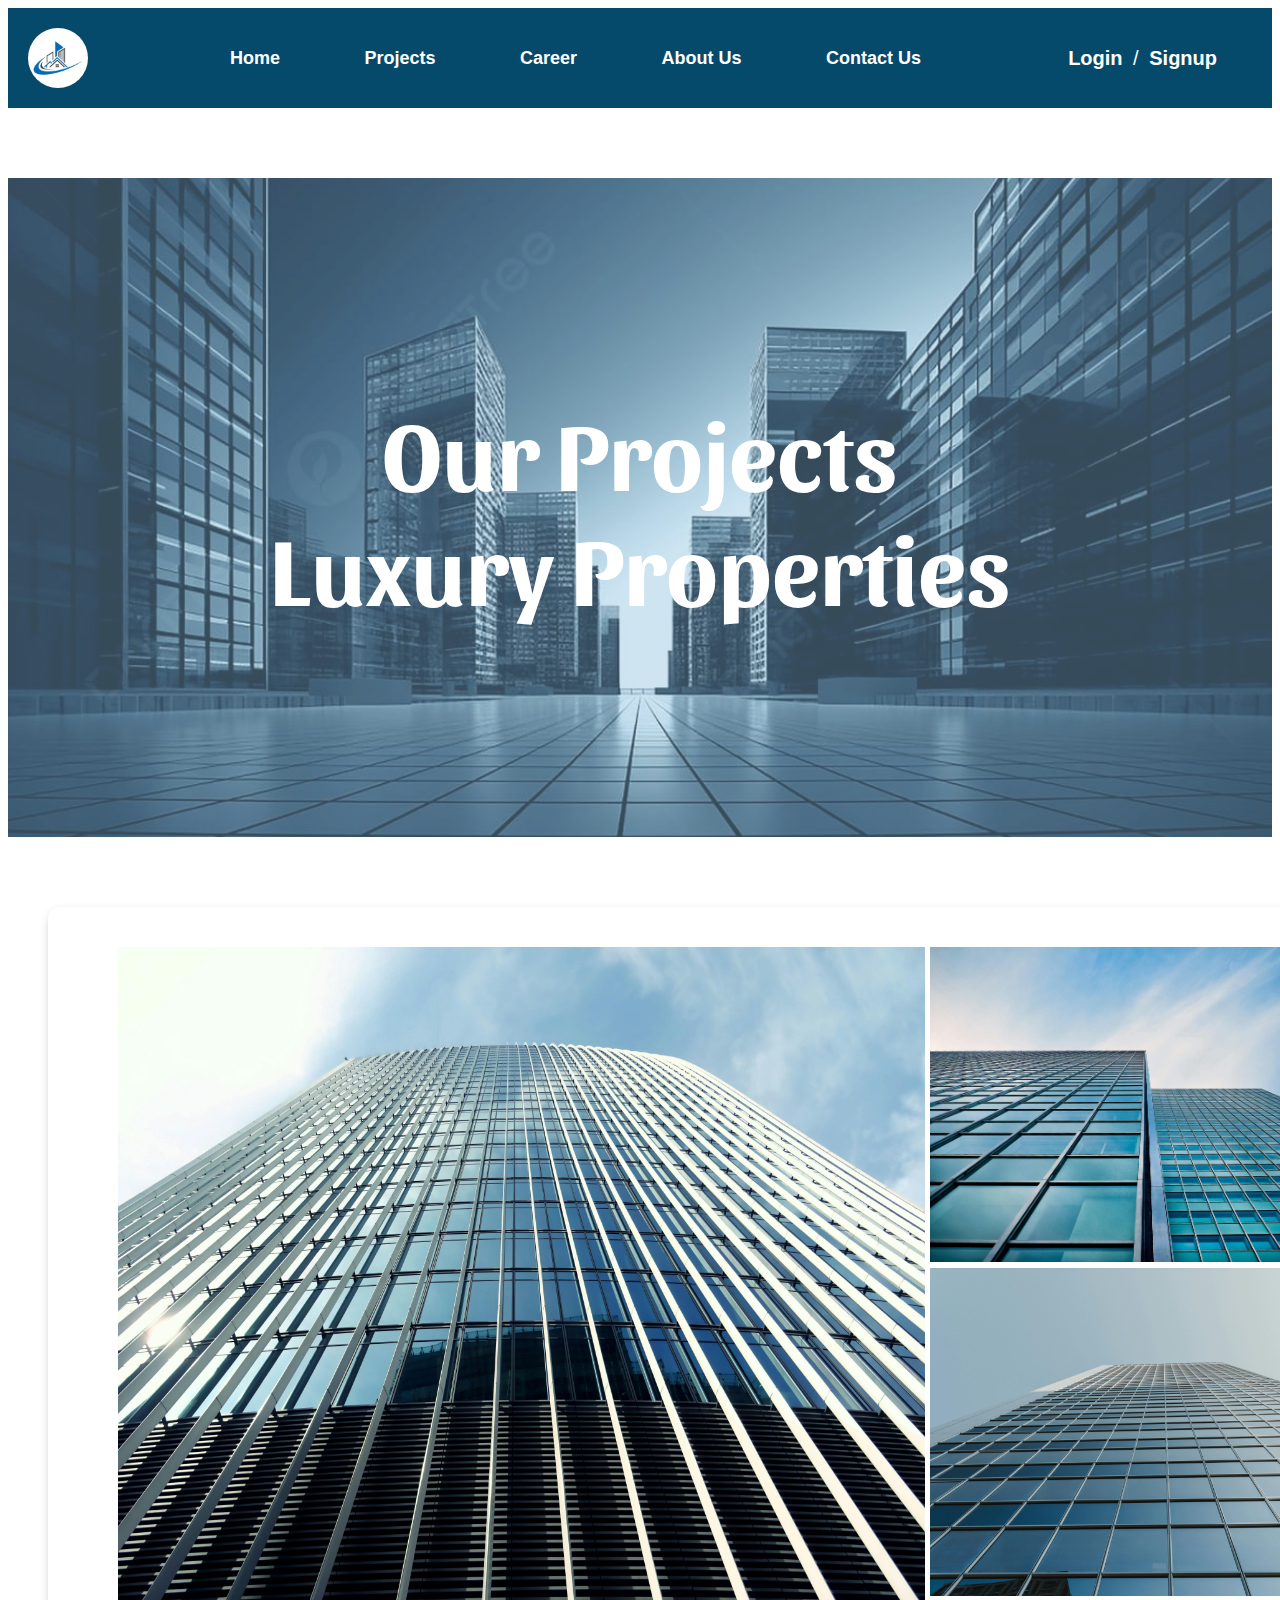
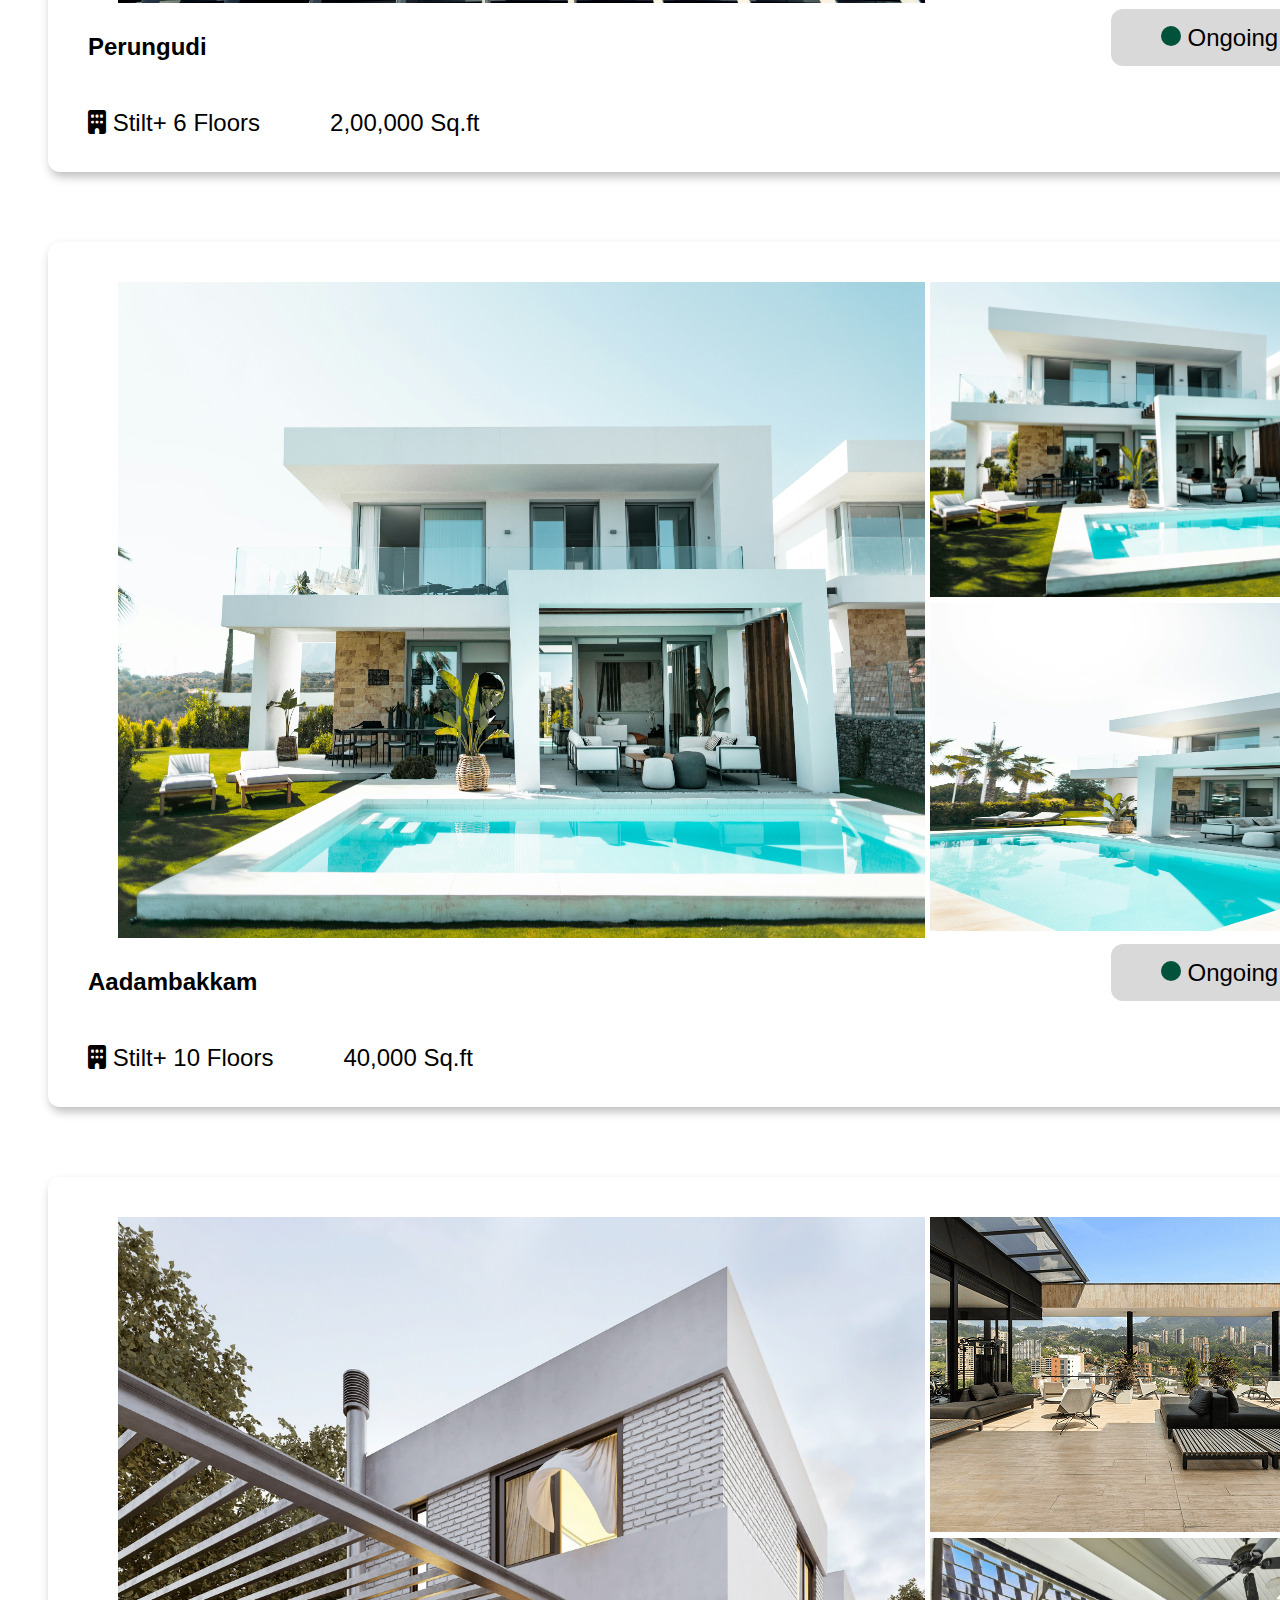
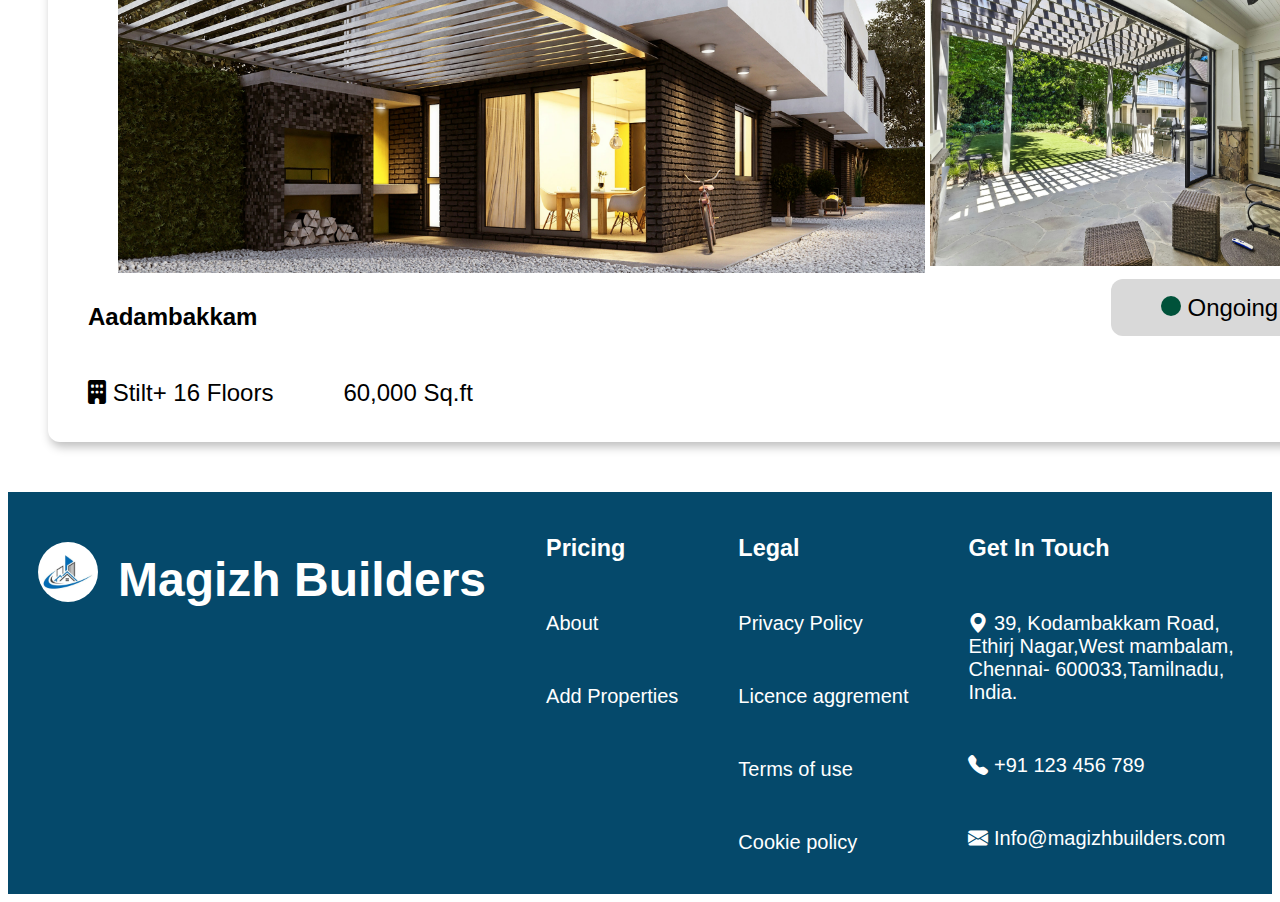
<file: lux.html>
<!DOCTYPE html>
<html lang="en">
<head>
    <meta charset="UTF-8">
    <meta name="viewport" content="width=device-width, initial-scale=1.0">
    <title>Builder luxury page</title>
    <link rel="stylesheet" href="CSS/build.css">
    <link href="https://cdn.jsdelivr.net/npm/bootstrap-icons/font/bootstrap-icons.css" rel="stylesheet">
    <link rel="stylesheet" href="https://cdnjs.cloudflare.com/ajax/libs/font-awesome/6.5.1/css/all.min.css">

</head>
<body>

    <!--header -->

    <header>
        <div class="head">
            <img src="image/logo.png" alt="image">
            <div class="head1">
                <a href="index.html">Home</a>
                <a href="project.html">Projects</a>
                <a href="career.html">Career</a>
                <a href="about.html">About Us</a>
                <a href="contact.html">Contact Us</a>
            </div>
            <div class="head2">
                <a href="log.html">Login</a> / <a href="sign.html">Signup</a>
            </div>
        </div>
    </header>





<!--commercial-->


    <div class="project">
        <div class="resover">

        </div>
        <h1>Our Projects <br>Luxury Properties</h1>
    </div>
    
    
    <section class="resout com">

        <div class="res">
            <div class="comlt">
                <img src="image/lu1.jpg" alt="image" class="cm1">
            </div>
            <div class="comrt">
                <img src="image/lu11.jpg" alt="image" class="cm2">
                <img src="image/lu13.jpg" alt="image" class="cm3">
            </div>
        </div>

        <div class="res1">
            <p><b>Perungudi</b></p>
            <div class="res1in">
                <p><span></span> Ongoing</p>
            </div>
        </div>

        <div class="res2">
            <p><i class="fa-solid fa-building"></i> Stilt+ 6 Floors</p>
            <p>2,00,000 Sq.ft</p>
        </div>
        


</section>


    <section class="resout com">

        <div class="res">
            <div class="comlt">
                <img src="image/lu2.jpg" alt="image" class="cm1">
            </div>
            <div class="comrt">
                <img src="image/lu21.jpg" alt="image" class="cm2">
                <img src="image/lu22.jpg" alt="image" class="cm3">
            </div>
        </div>

        <div class="res1">
            <p><b>Aadambakkam</b></p>
            <div class="res1in">
                <p><span></span> Ongoing</p>
            </div>
        </div>

        <div class="res2">
            <p><i class="fa-solid fa-building"></i> Stilt+ 10 Floors</p>
            <p>40,000 Sq.ft</p>
        </div>
        


</section>


    <section class="resout com">

        <div class="res">
            <div class="comlt">
                <img src="image/lu3.jpg" alt="image" class="cm1">
            </div>
            <div class="comrt">
                <img src="image/lu31.png" alt="image" class="cm2">
                <img src="image/lu33.jpg" alt="image" class="cm3">
            </div>
        </div>

        <div class="res1">
            <p><b>Aadambakkam</b></p>
            <div class="res1in">
                <p><span></span> Ongoing</p>
            </div>
        </div>

        <div class="res2">
            <p><i class="fa-solid fa-building"></i> Stilt+ 16 Floors</p>
            <p>60,000 Sq.ft</p>
        </div>
        


</section>


    


















<!--Footer-->

<footer>
    <div class="footer">
        <div class="foot1">
            <img src="image/logo.png" alt="image">
            <h2>Magizh Builders</h2>
        </div>
        <div class="foot2">
            <h3>Pricing</h3>
            <p> About</p>
            <p>Add Properties</p>
        </div>
        <div class="foot2">
            <h3>Legal</h3>
            <p>Privacy Policy</p>
            <p>Licence aggrement</p>
            <p>Terms of use</p>
            <p>Cookie policy</p>
        </div>
        <div class="foot2">
            <h3>Get In Touch</h3>
            <p><i class="bi bi-geo-alt-fill"></i>
 39, Kodambakkam Road, <br>
Ethirj Nagar,West mambalam, <br>
Chennai- 600033,Tamilnadu, <br>
India.</p>
            <p><i class="bi bi-telephone-fill"></i>
 +91 123 456 789</p>
            <p><i class="bi bi-envelope-fill"></i> Info@magizhbuilders.com</p>
        </div>
    </div>
</footer>



    
</body>
</html>
</file>
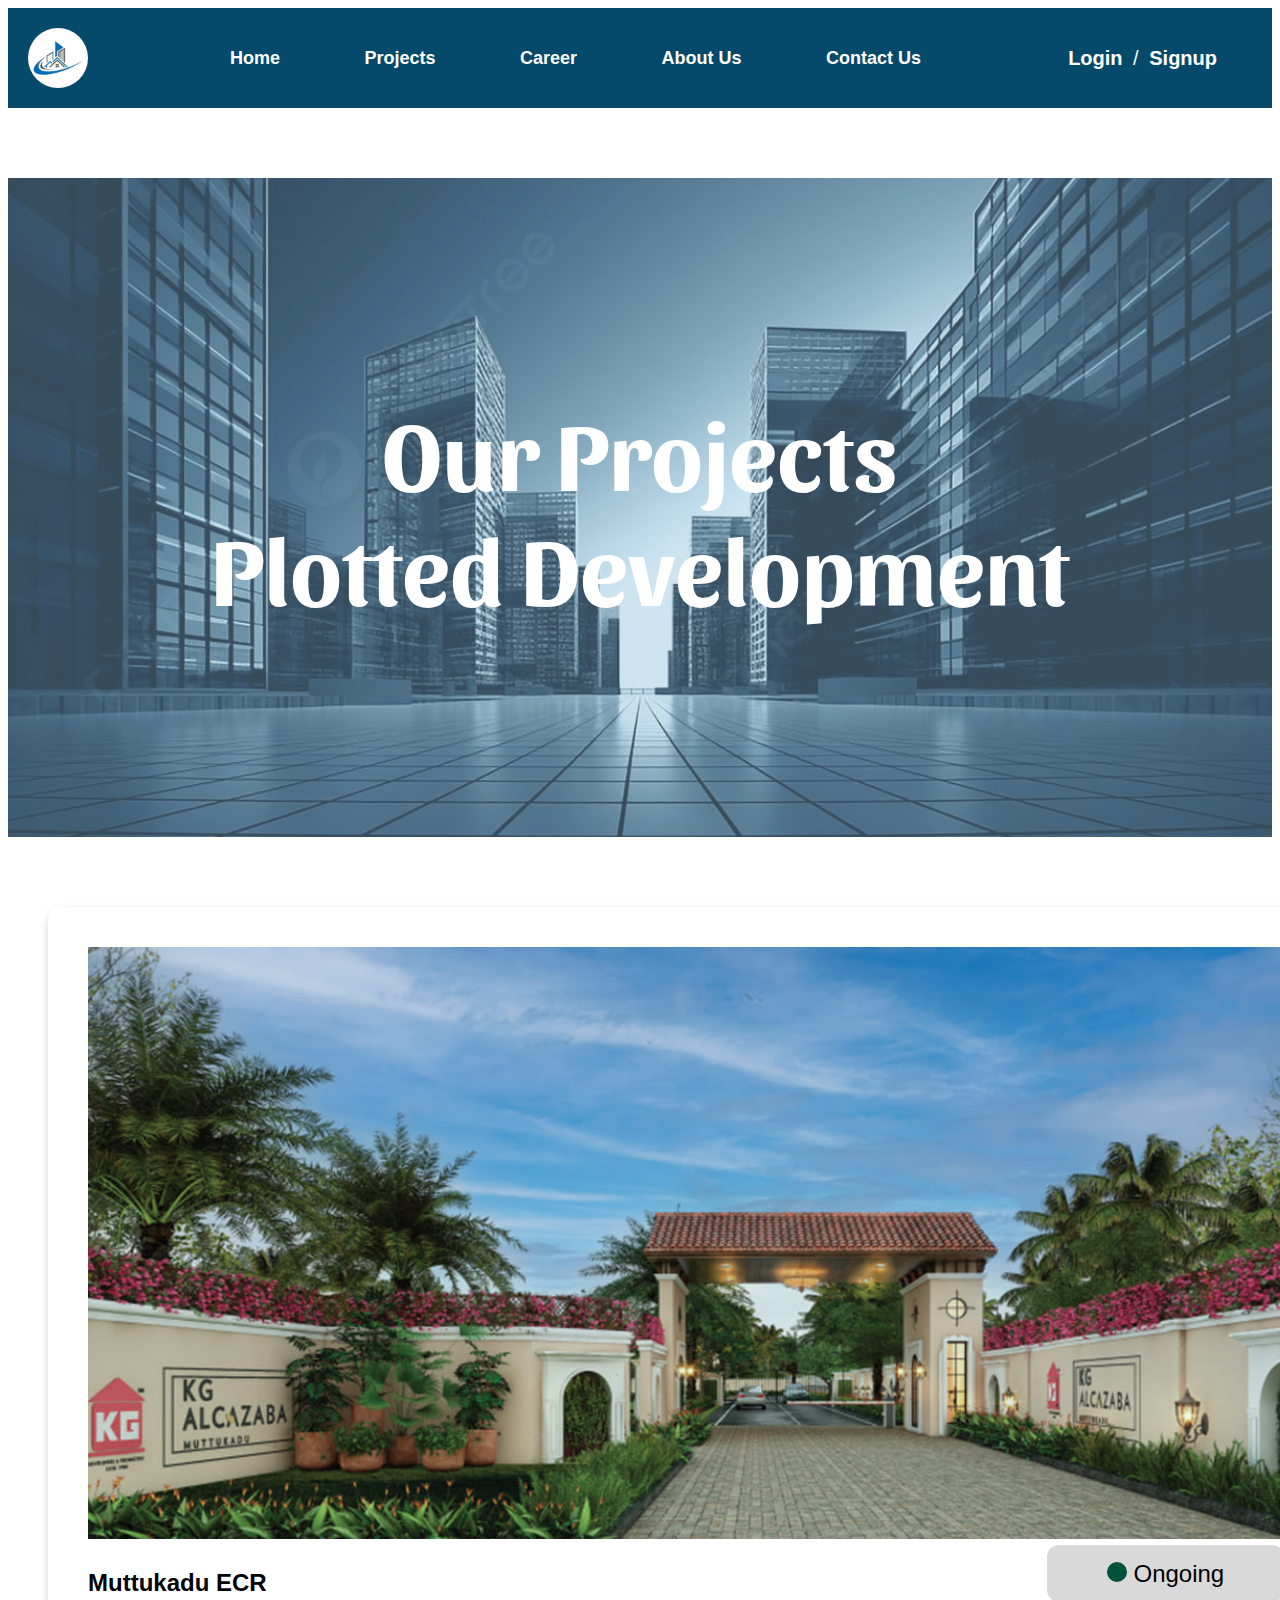
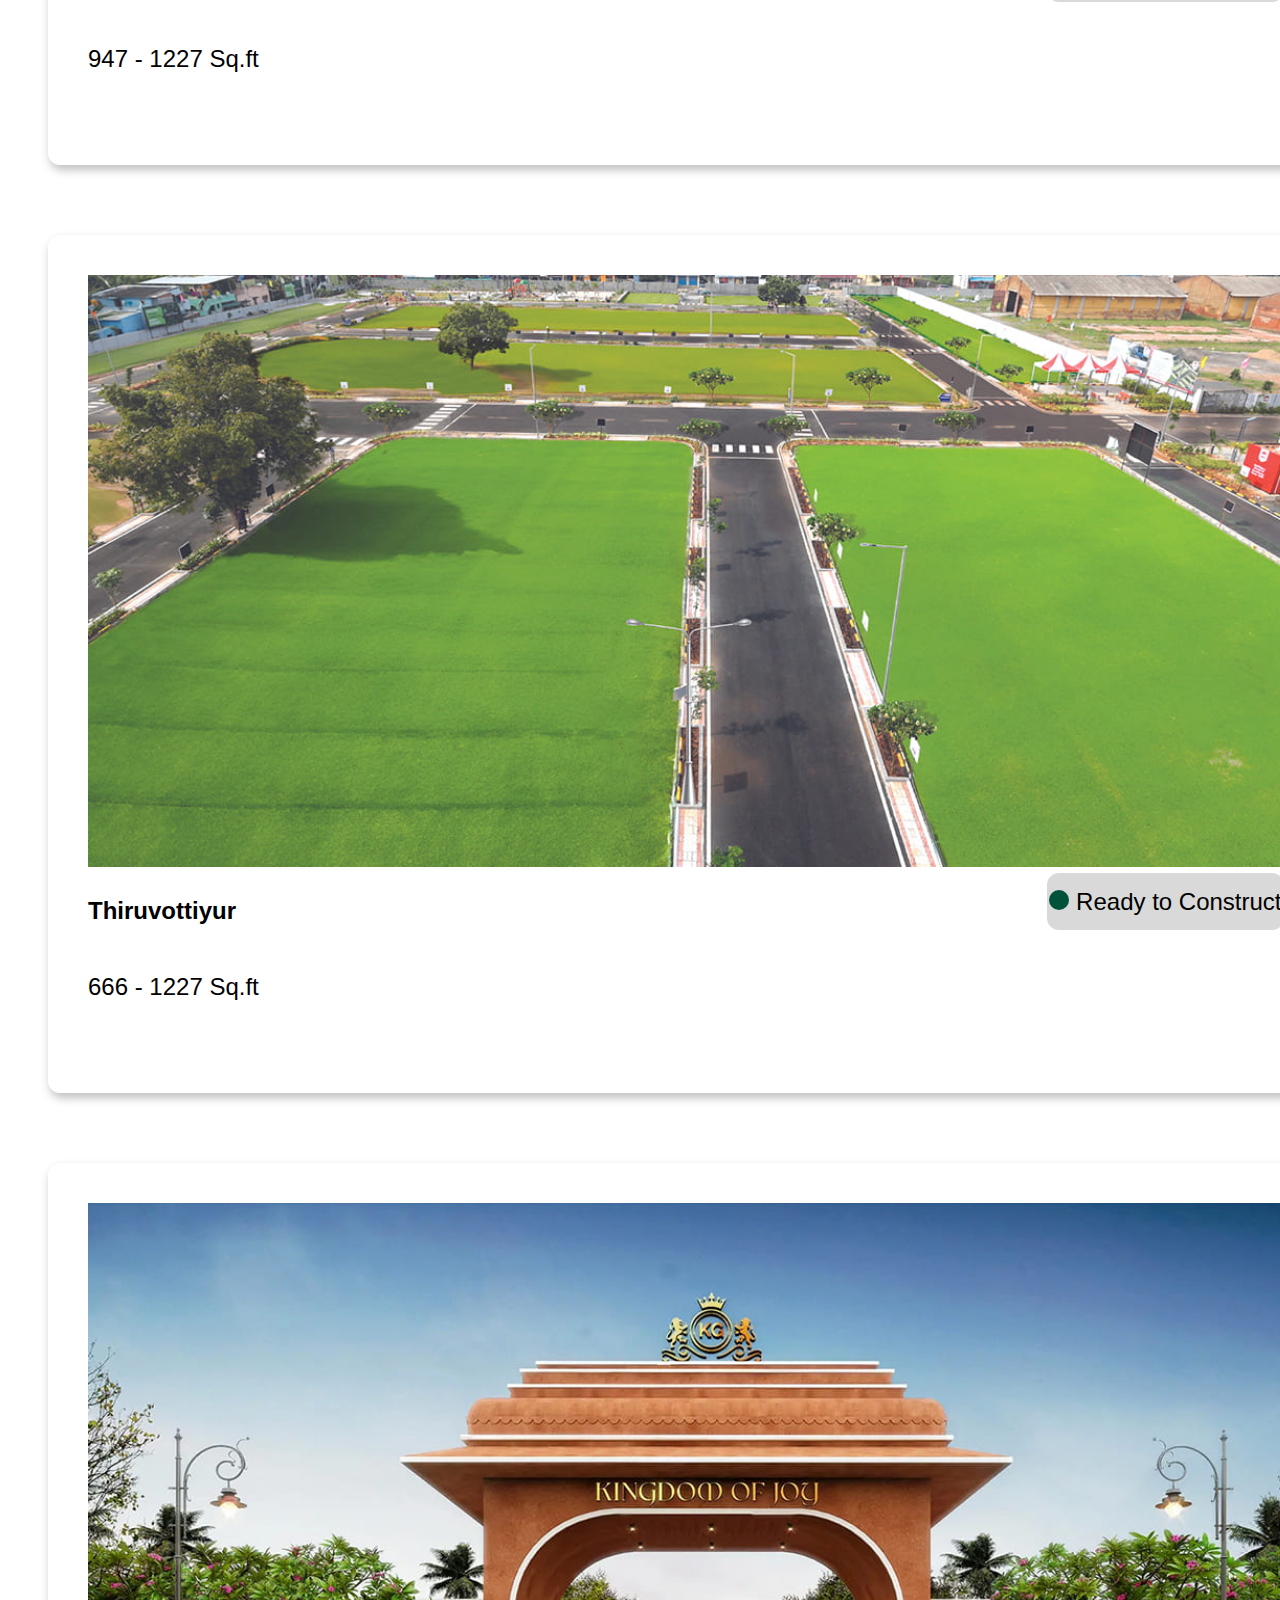
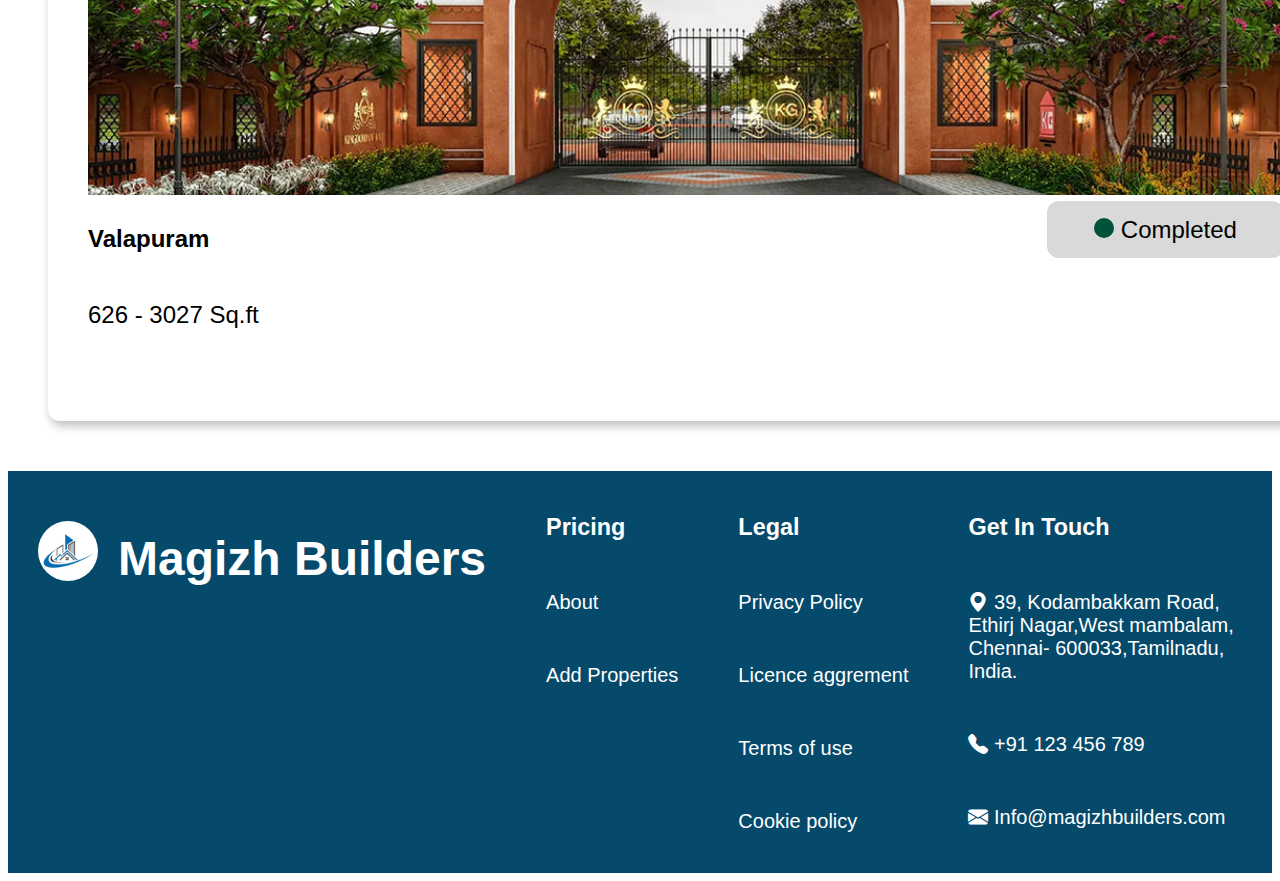
<file: plot.html>
<!DOCTYPE html>
<html lang="en">
<head>
    <meta charset="UTF-8">
    <meta name="viewport" content="width=device-width, initial-scale=1.0">
    <title>Builder plotted page</title>
    <link rel="stylesheet" href="CSS/build.css">
    <link href="https://cdn.jsdelivr.net/npm/bootstrap-icons/font/bootstrap-icons.css" rel="stylesheet">
    <link rel="stylesheet" href="https://cdnjs.cloudflare.com/ajax/libs/font-awesome/6.5.1/css/all.min.css">

</head>
<body>

    <!--header -->

    <header>
        <div class="head">
            <img src="image/logo.png" alt="image">
            <div class="head1">
                <a href="index.html">Home</a>
                <a href="project.html">Projects</a>
                <a href="career.html">Career</a>
                <a href="about.html">About Us</a>
                <a href="contact.html">Contact Us</a>
            </div>
            <div class="head2">
                <a href="log.html">Login</a> / <a href="sign.html">Signup</a>
            </div>
        </div>
    </header>





<!--Residential-->


    <div class="project">
        <div class="resover">

        </div>
        <h1>Our Projects <br>Plotted Development</h1>
    </div>
    
    
    <section class="resout ptout">

        <img src="image/p4.jpg" alt="image" class="pt1">

        <div class="res1">
            <p><b>Muttukadu ECR</b></p>
            <div class="res1in">
                <p><span></span> Ongoing</p>
            </div>
        </div>

        <p>947 - 1227 Sq.ft</p>


</section>


    <section class="resout ptout">

                <img src="image/pt2.jpg" alt="image" class="pt1">


        <div class="res1">
            <p><b>Thiruvottiyur</b></p>
            <div class="res1in">
                <p><span></span> Ready to Construct</p>
            </div>
        </div>

        <p>666 - 1227 Sq.ft</p>


</section>


    <section class="resout ptout">

                <img src="image/pt3.jpg" alt="image" class="pt1">


        <div class="res1">
            <p><b>Valapuram</b></p>
            <div class="res1in">
                <p><span></span> Completed</p>
            </div>
        </div>

        <p>626 - 3027 Sq.ft</p>


</section>


   


    

























<!--Footer-->

<footer>
    <div class="footer">
        <div class="foot1">
            <img src="image/logo.png" alt="image">
            <h2>Magizh Builders</h2>
        </div>
        <div class="foot2">
            <h3>Pricing</h3>
            <p> About</p>
            <p>Add Properties</p>
        </div>
        <div class="foot2">
            <h3>Legal</h3>
            <p>Privacy Policy</p>
            <p>Licence aggrement</p>
            <p>Terms of use</p>
            <p>Cookie policy</p>
        </div>
        <div class="foot2">
            <h3>Get In Touch</h3>
            <p><i class="bi bi-geo-alt-fill"></i>
 39, Kodambakkam Road, <br>
Ethirj Nagar,West mambalam, <br>
Chennai- 600033,Tamilnadu, <br>
India.</p>
            <p><i class="bi bi-telephone-fill"></i>
 +91 123 456 789</p>
            <p><i class="bi bi-envelope-fill"></i> Info@magizhbuilders.com</p>
        </div>
    </div>
</footer>



    
</body>
</html>
</file>
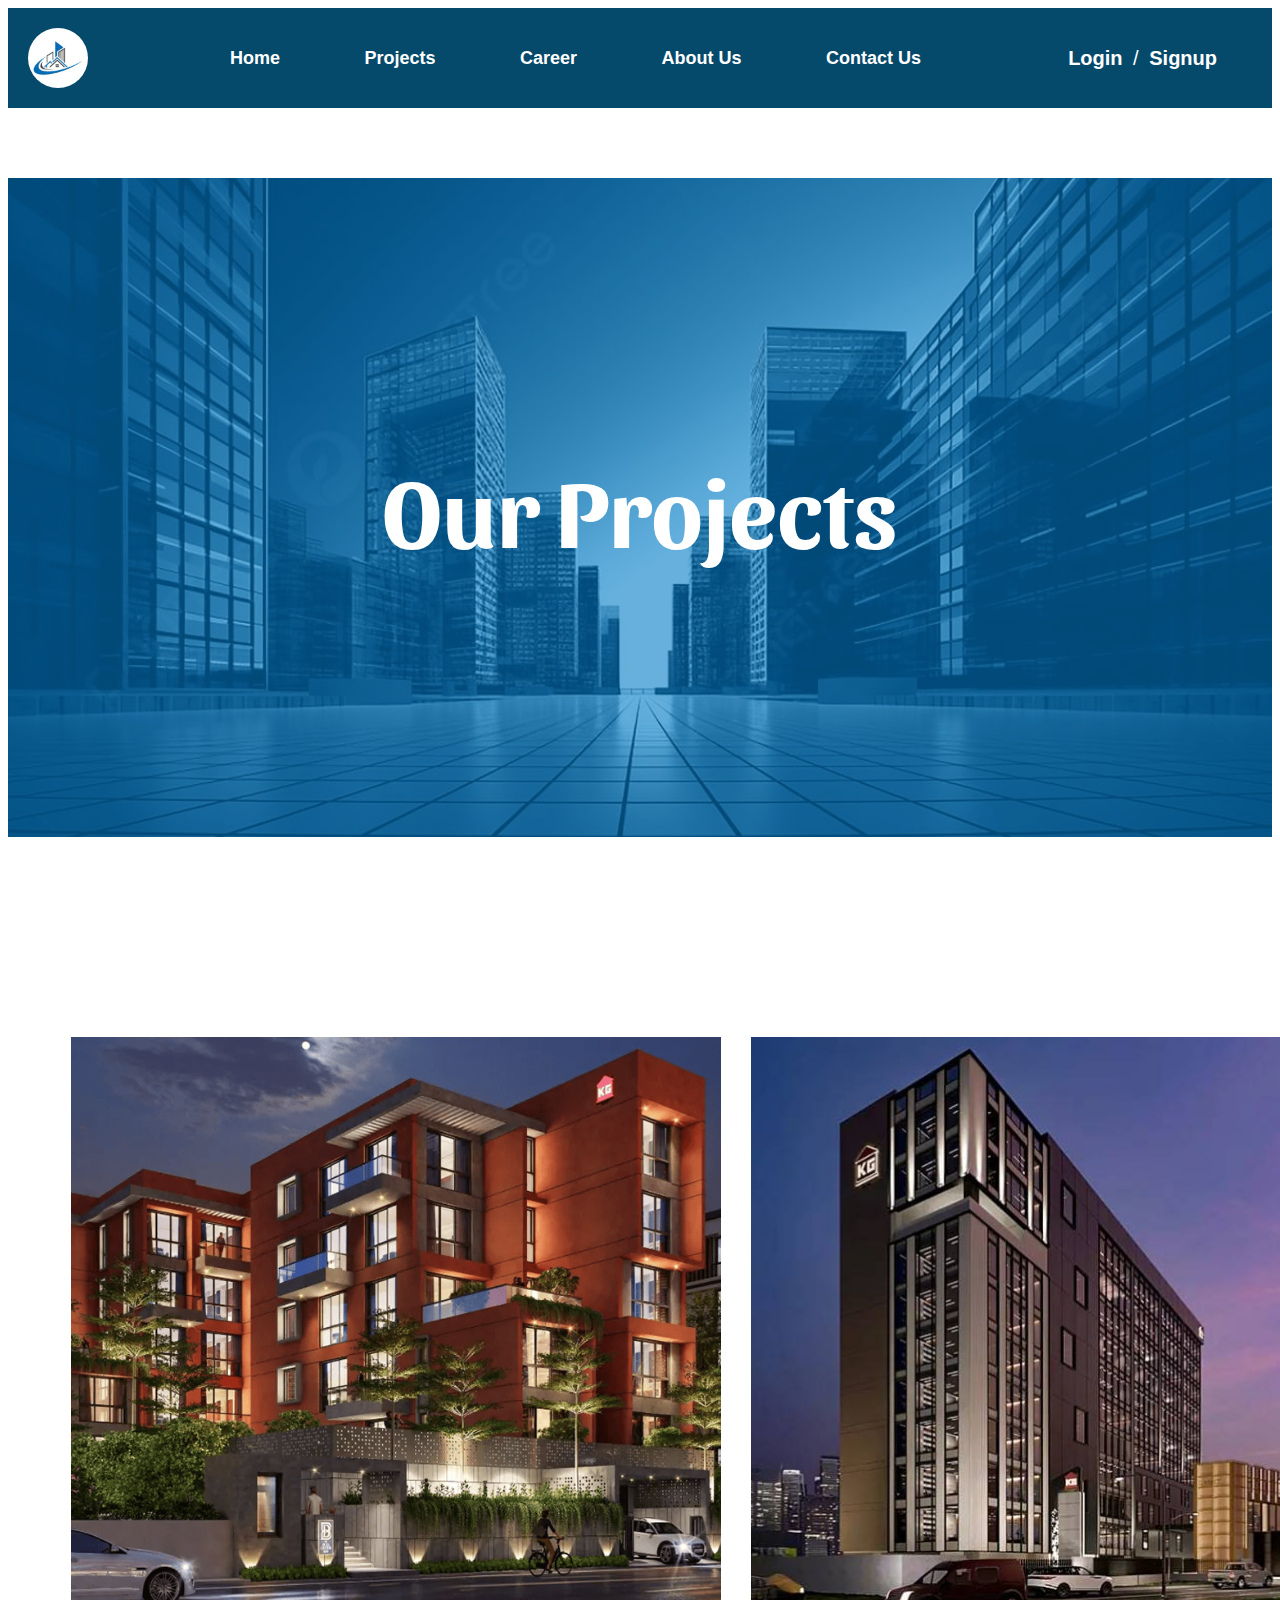
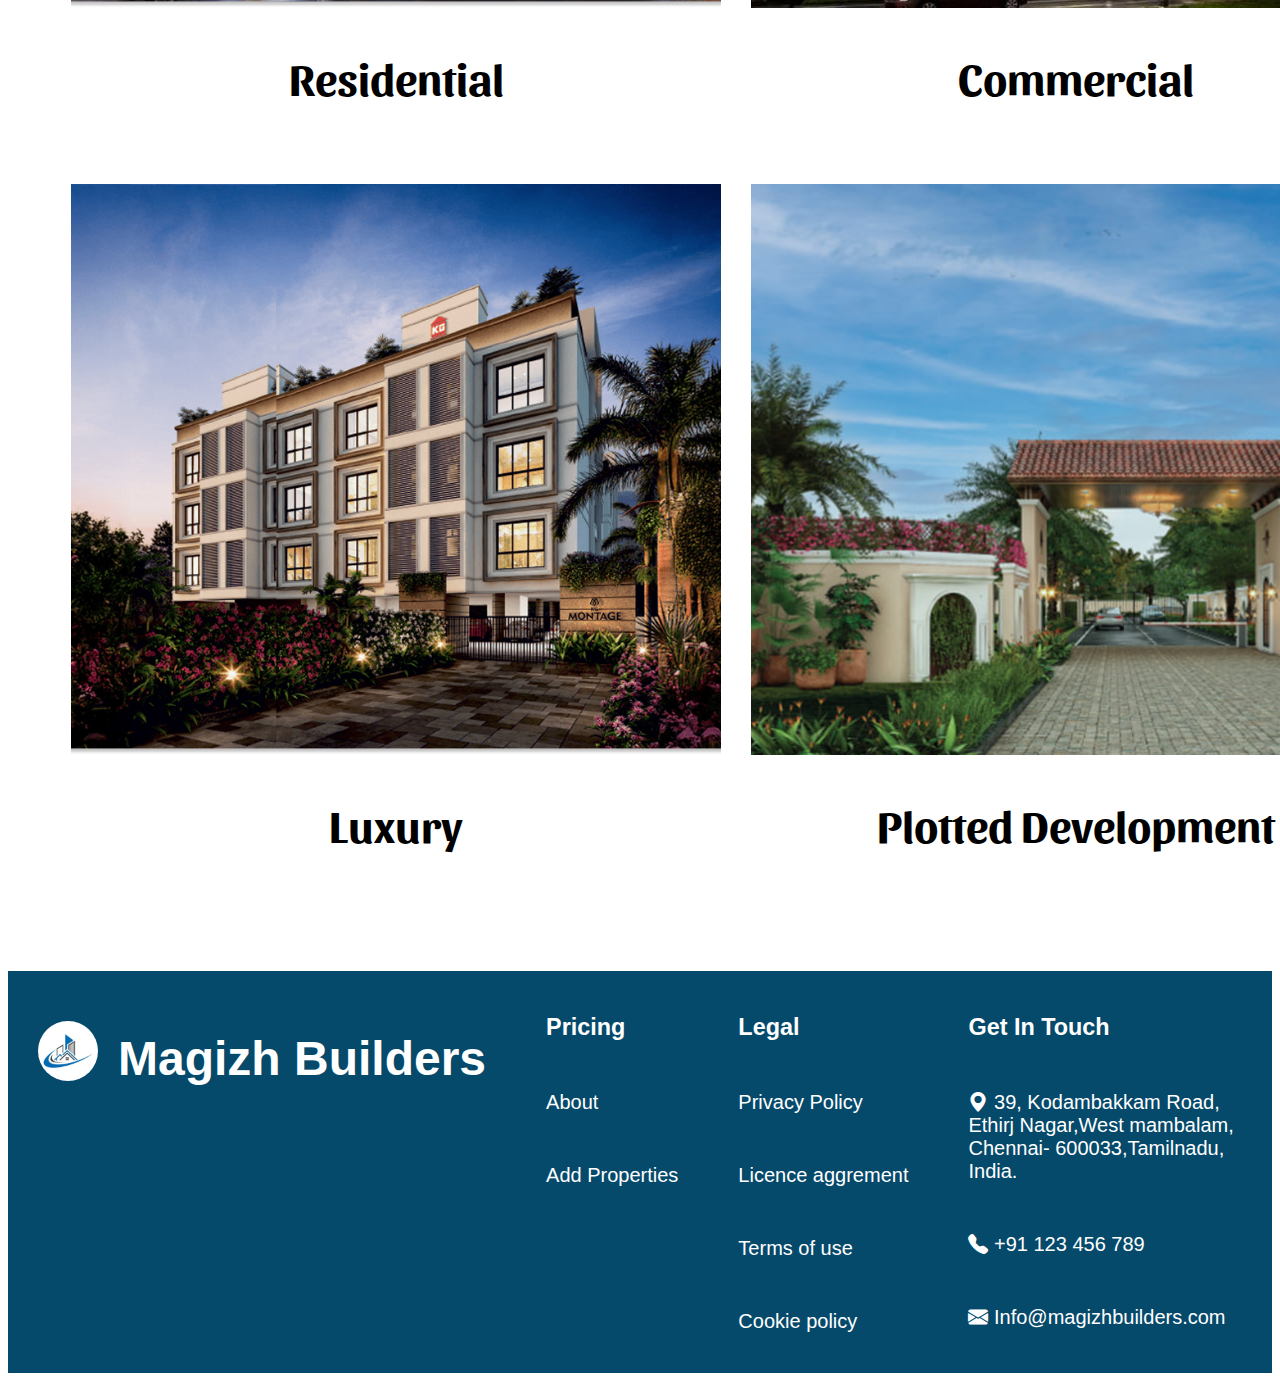
<file: project.html>
<!DOCTYPE html>
<html lang="en">
<head>
    <meta charset="UTF-8">
    <meta name="viewport" content="width=device-width, initial-scale=1.0">
    <title>Builder project page</title>
    <link rel="stylesheet" href="CSS/build.css">
    <link href="https://cdn.jsdelivr.net/npm/bootstrap-icons/font/bootstrap-icons.css" rel="stylesheet">

</head>
<body>

    <!--header -->

    <header>
        <div class="head">
            <img src="image/logo.png" alt="image">
            <div class="head1">
                <a href="index.html">Home</a>
                <a href="project.html">Projects</a>
                <a href="career.html">Career</a>
                <a href="about.html">About Us</a>
                <a href="contact.html">Contact Us</a>
            </div>
            <div class="head2">
                <a href="log.html">Login</a> / <a href="sign.html">Signup</a>
            </div>
        </div>
    </header>





<!--project-->

<section class="projectout">

    <div class="project">
        <div class="prover">

        </div>
        <h1>Our Projects</h1>
    </div>

    <div class="project1">

       <a href="res.html"><div class="project1in">
            <img src="image/p1.png" alt="image">
            <h2>Residential</h2>
        </div></a>
        <a href="comm.html">
        <div class="project1in">
            <img src="image/p2.jpg" alt="image">
            <h2>Commercial</h2>
        </div></a>
        <a href="lux.html">
        <div class="project1in">
            <img src="image/p3.png" alt="image">
            <h2>Luxury</h2>
        </div></a>
        <a href="plot.html">
        <div class="project1in">
            <img src="image/p4.jpg" alt="image">
            <h2>Plotted Development</h2>
        </div></a>


    </div>




</section>






<!--Footer-->

<footer>
    <div class="footer">
        <div class="foot1">
            <img src="image/logo.png" alt="image">
            <h2>Magizh Builders</h2>
        </div>
        <div class="foot2">
            <h3>Pricing</h3>
            <p> About</p>
            <p>Add Properties</p>
        </div>
        <div class="foot2">
            <h3>Legal</h3>
            <p>Privacy Policy</p>
            <p>Licence aggrement</p>
            <p>Terms of use</p>
            <p>Cookie policy</p>
        </div>
        <div class="foot2">
            <h3>Get In Touch</h3>
            <p><i class="bi bi-geo-alt-fill"></i>
 39, Kodambakkam Road, <br>
Ethirj Nagar,West mambalam, <br>
Chennai- 600033,Tamilnadu, <br>
India.</p>
            <p><i class="bi bi-telephone-fill"></i>
 +91 123 456 789</p>
            <p><i class="bi bi-envelope-fill"></i> Info@magizhbuilders.com</p>
        </div>
    </div>
</footer>



    
</body>
</html>
</file>
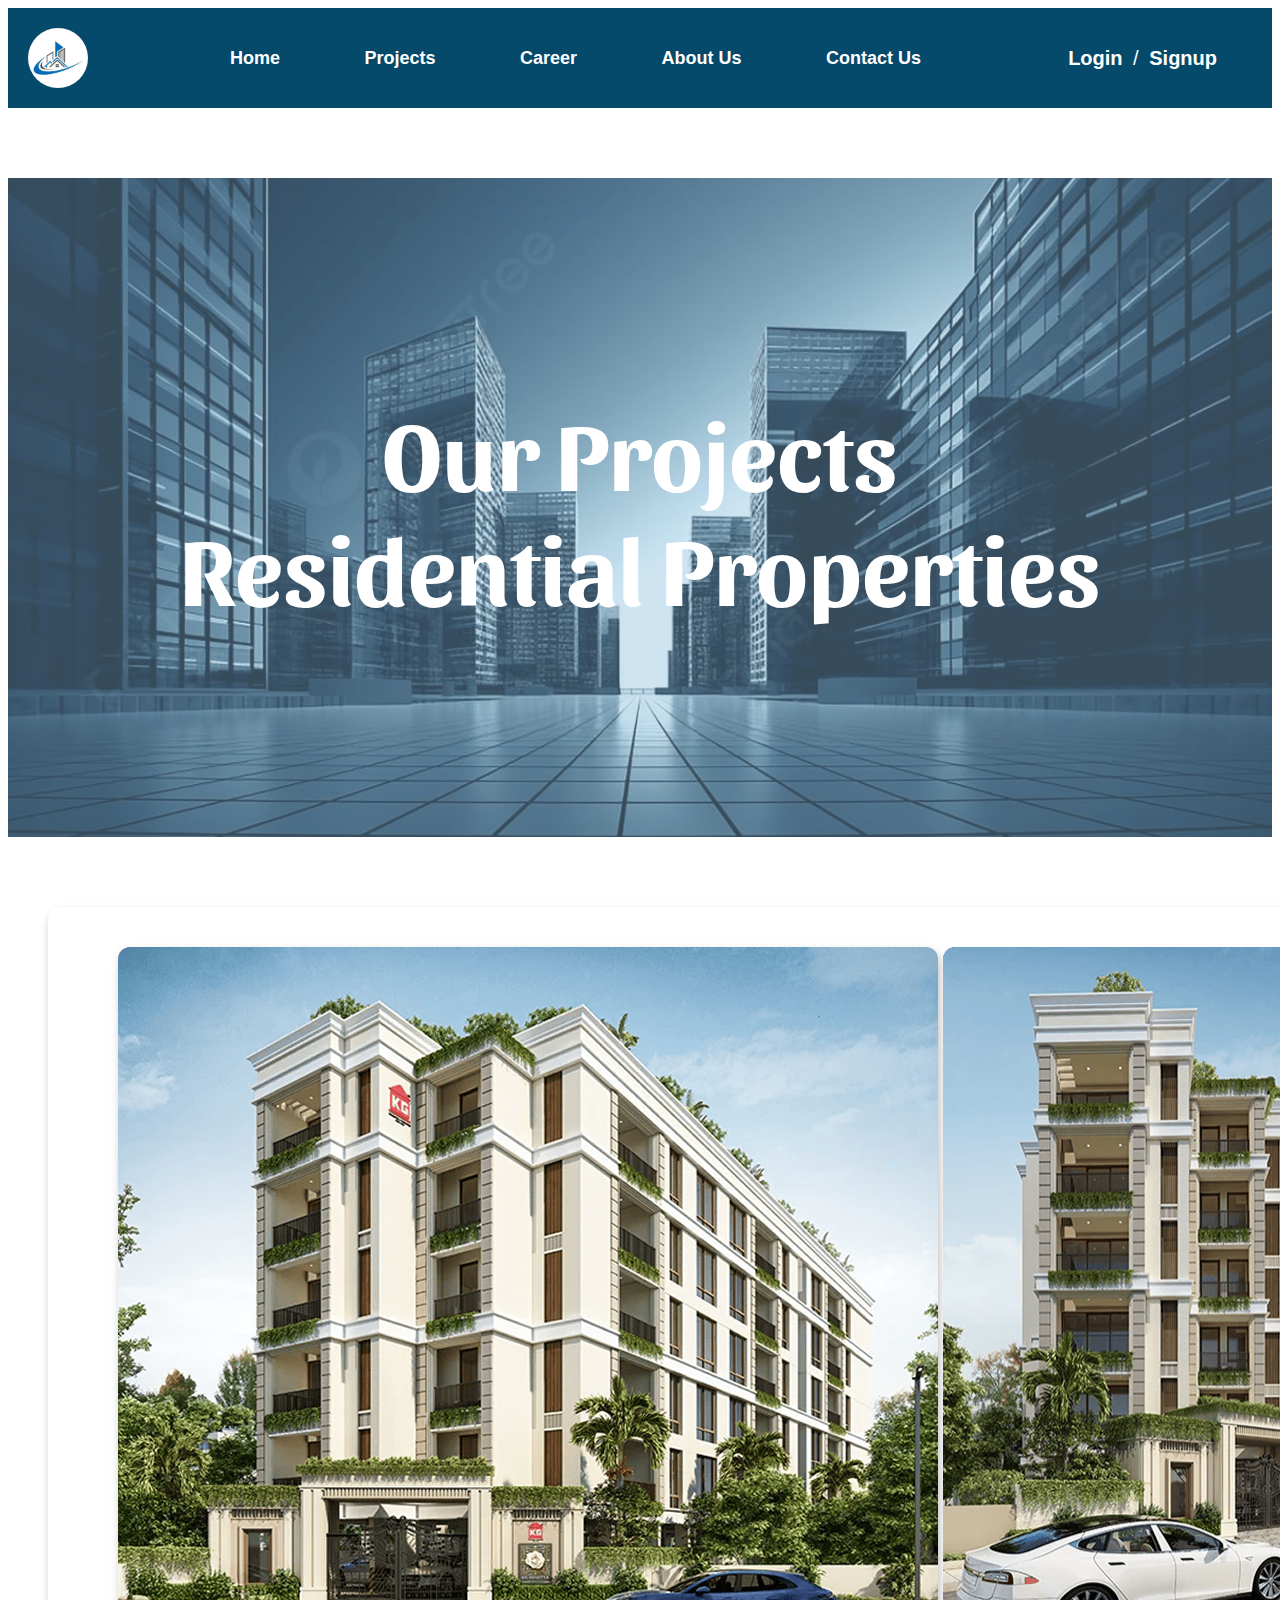
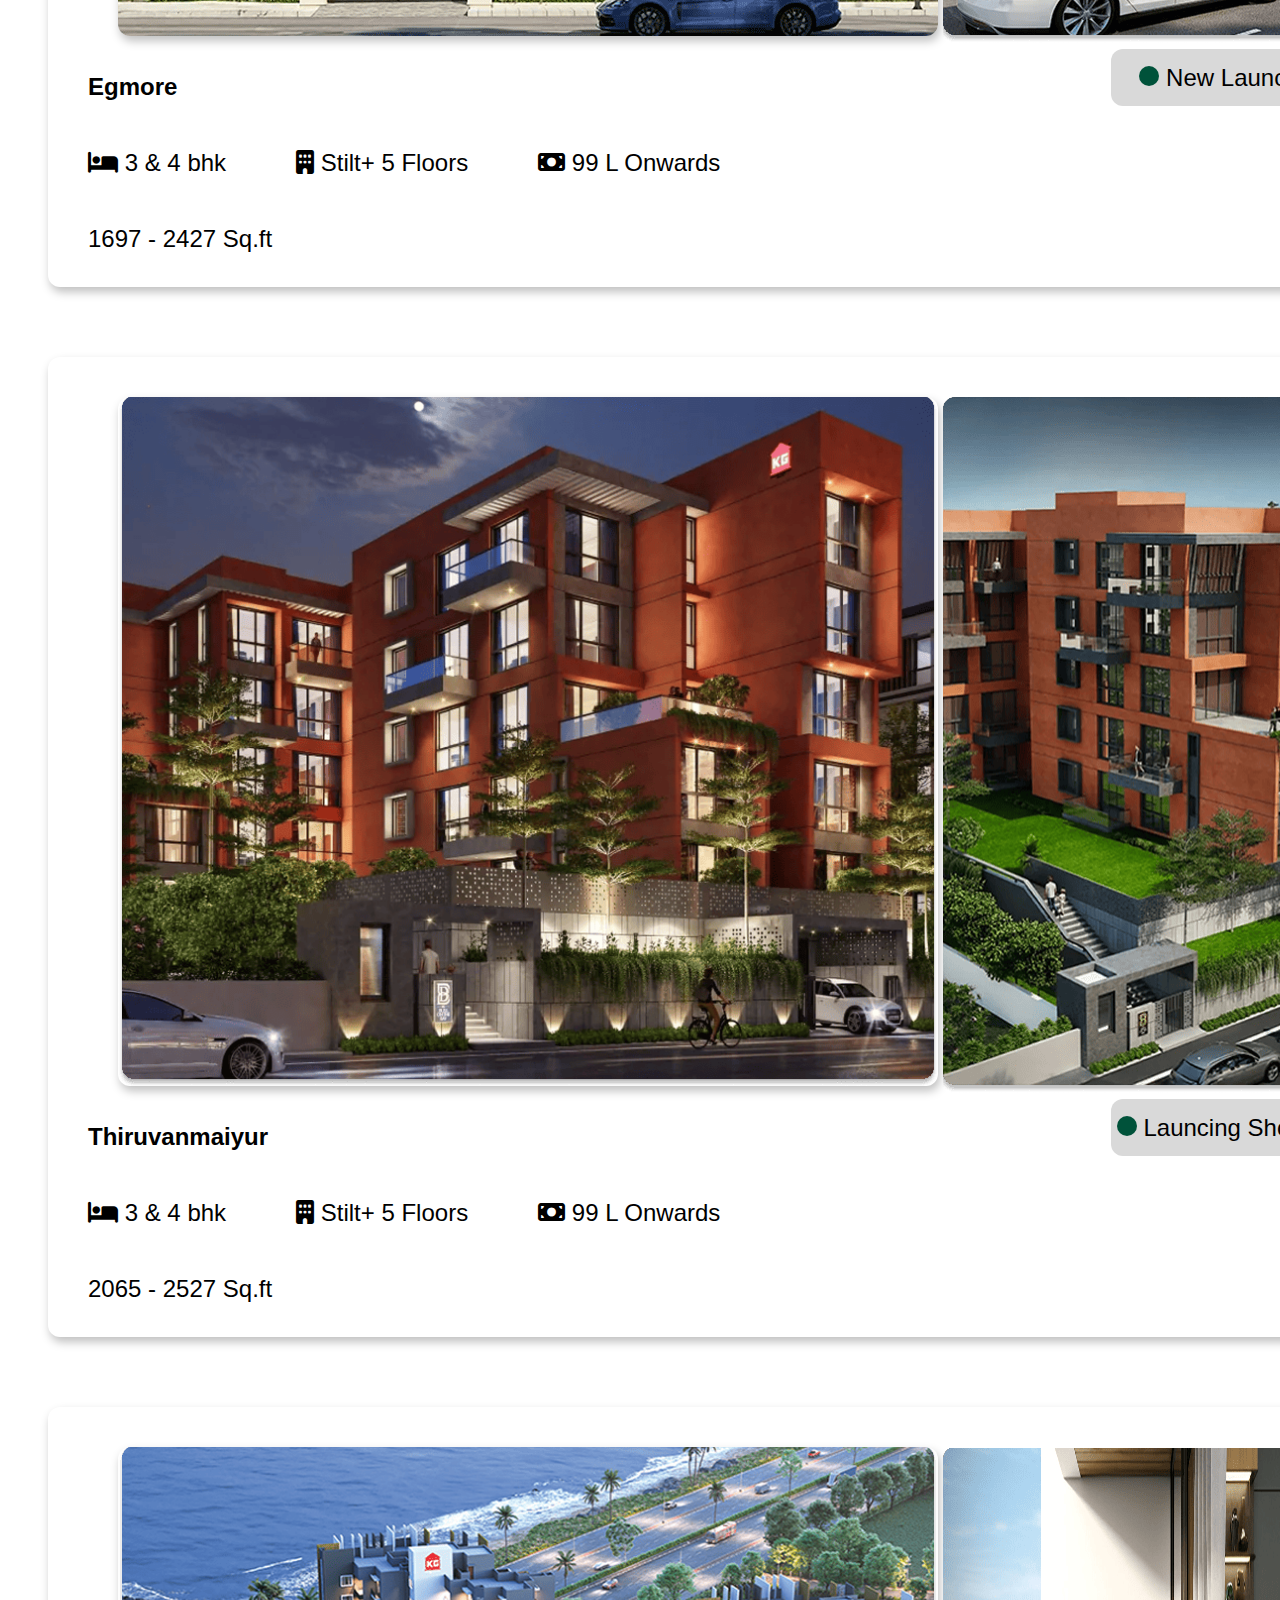
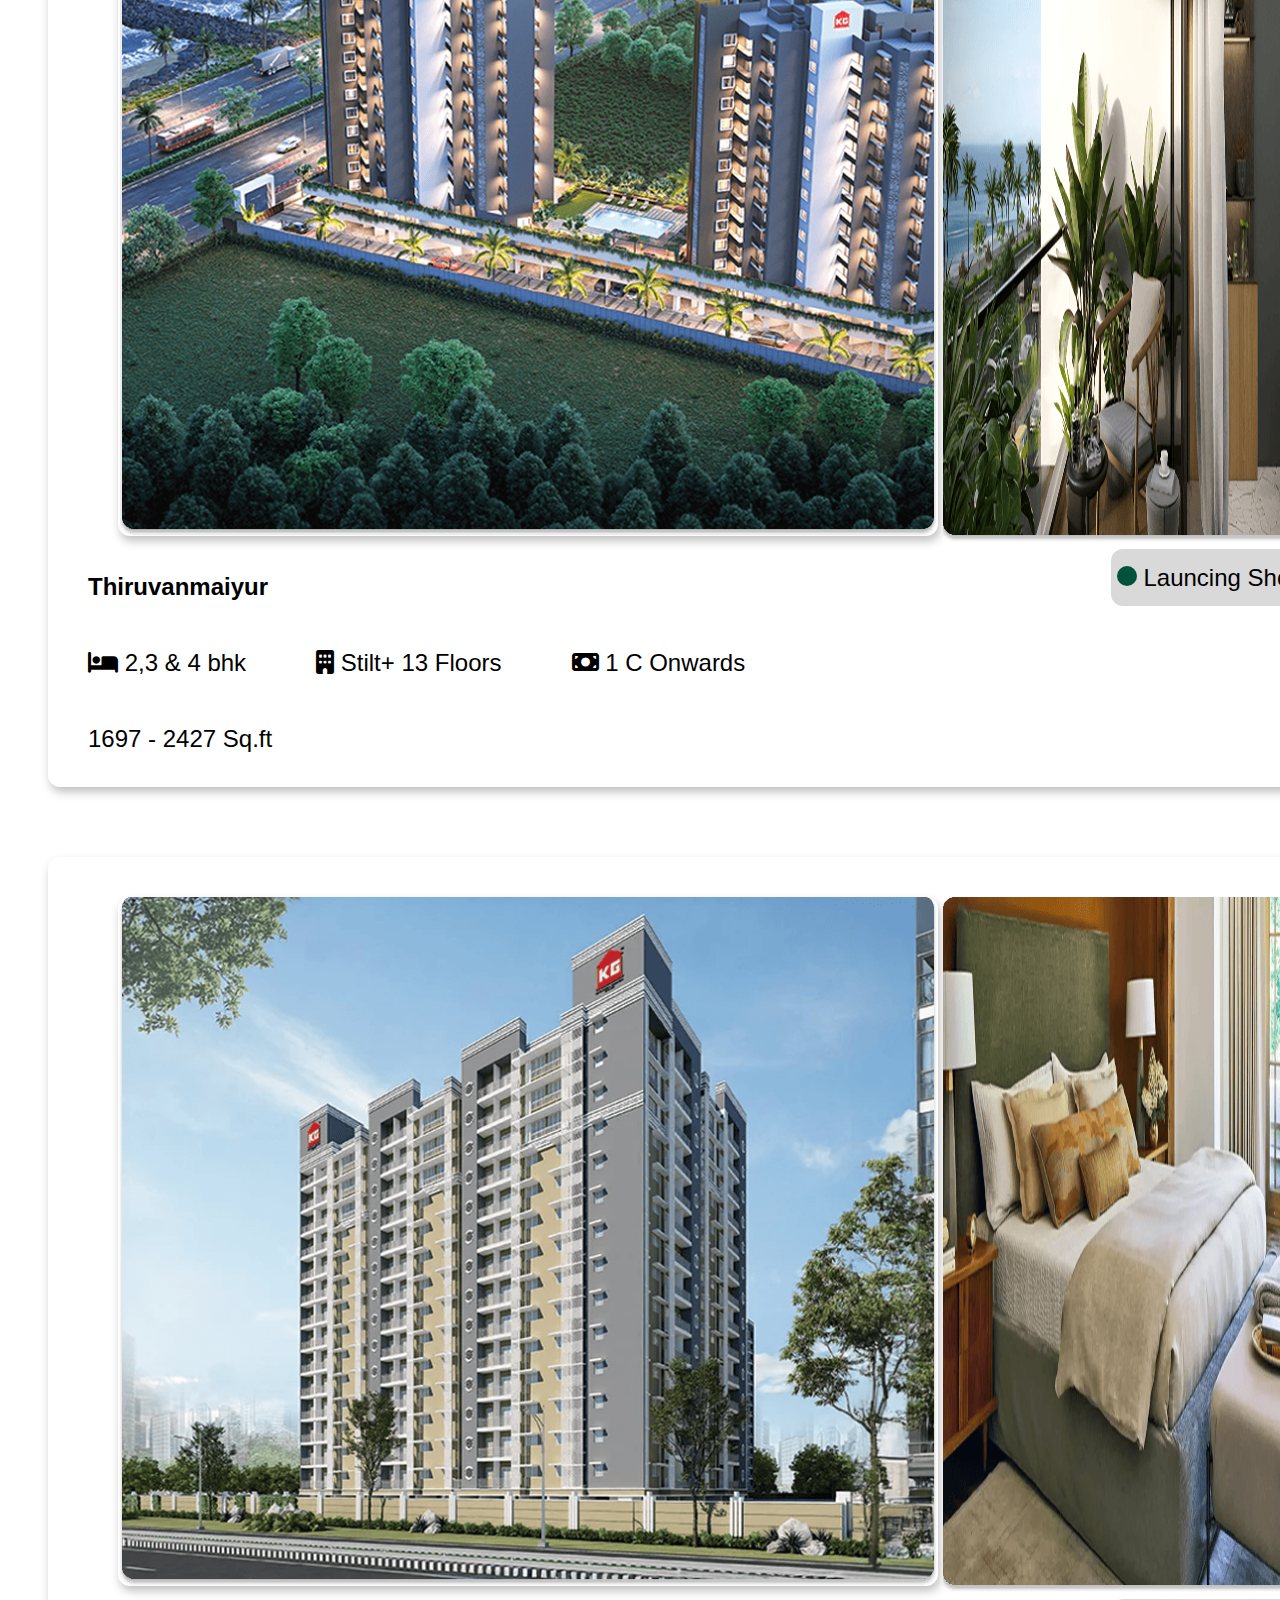
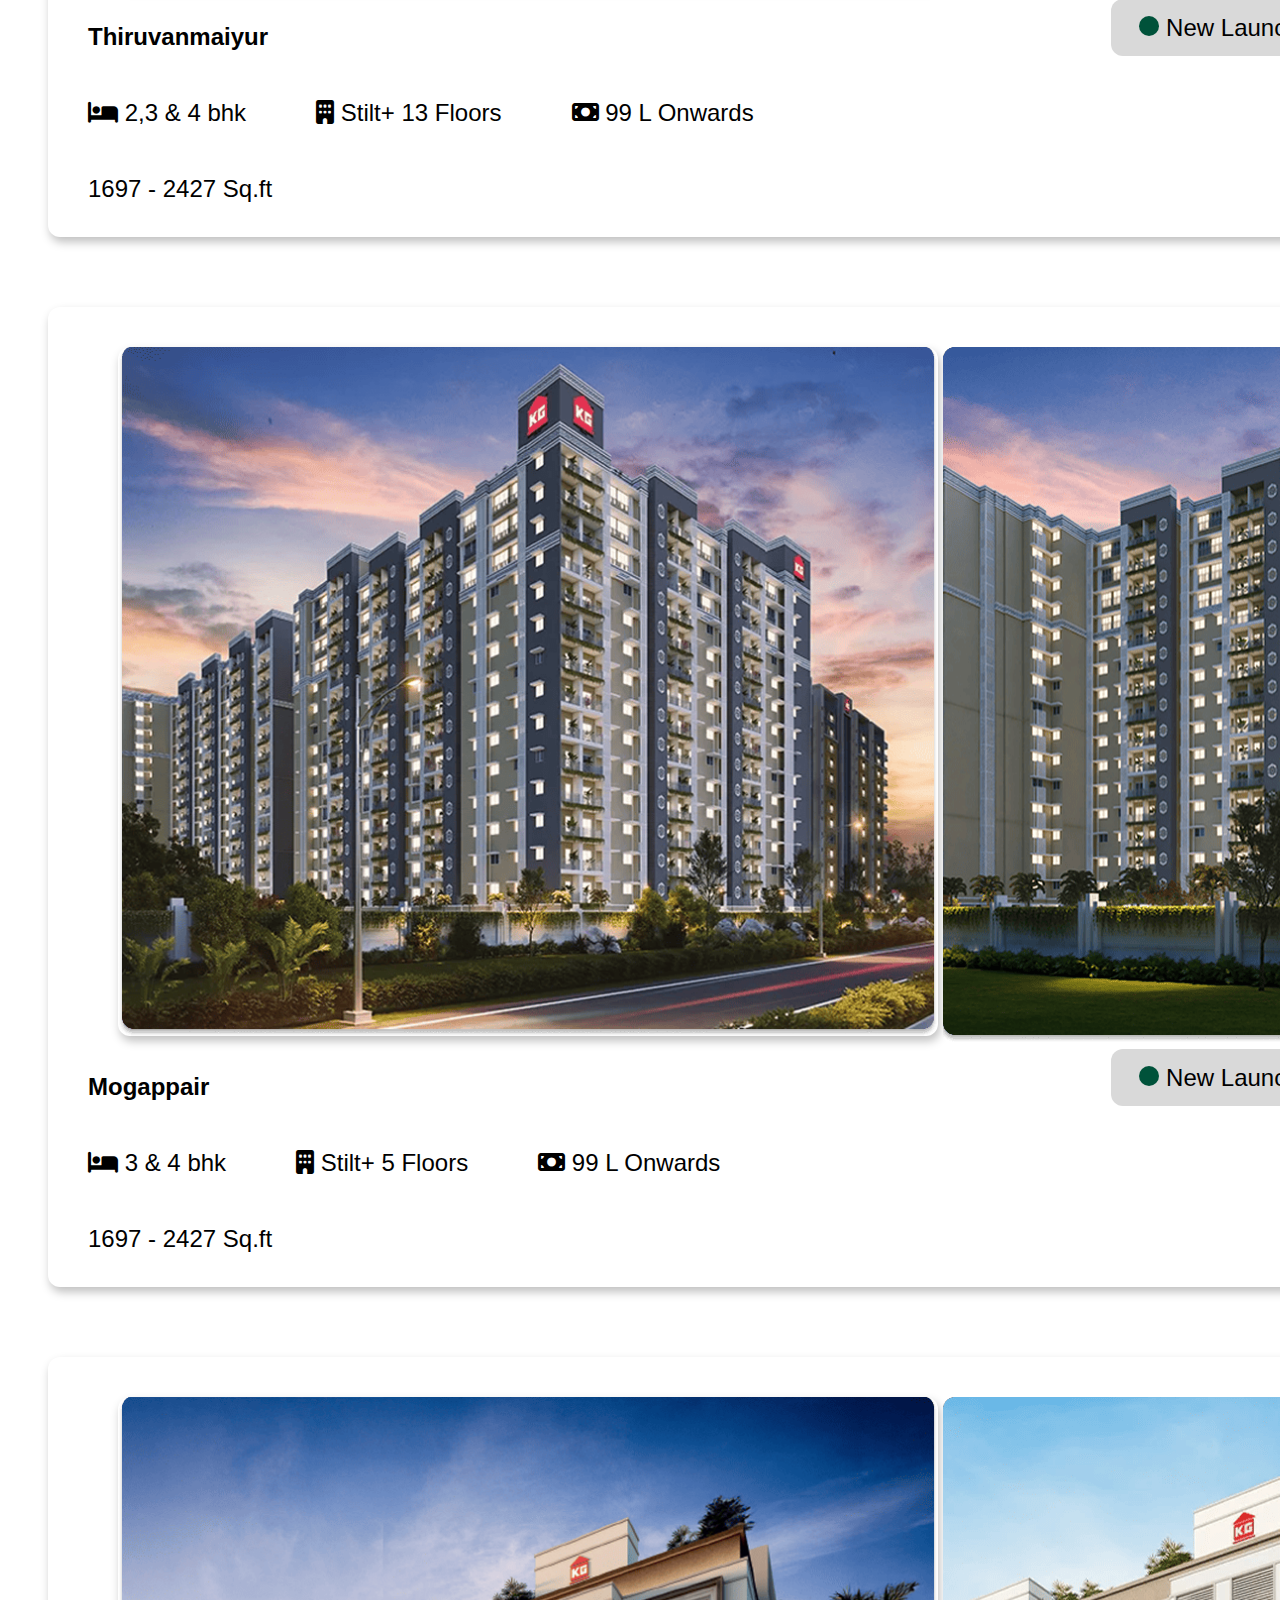
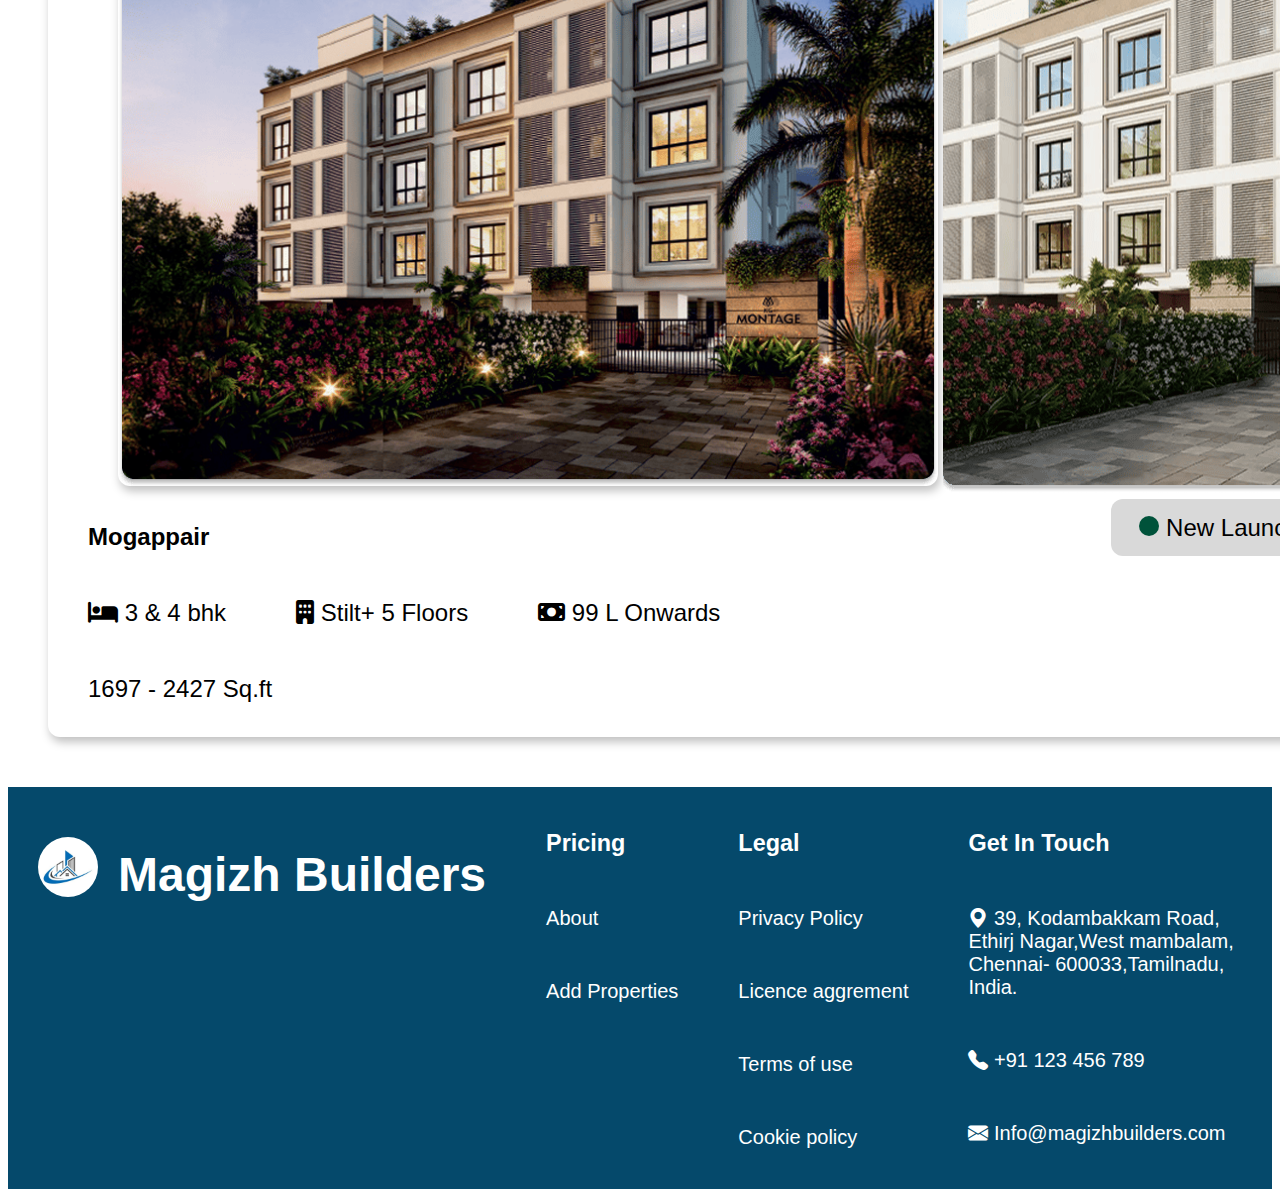
<file: res.html>
<!DOCTYPE html>
<html lang="en">
<head>
    <meta charset="UTF-8">
    <meta name="viewport" content="width=device-width, initial-scale=1.0">
    <title>Builder residential page</title>
    <link rel="stylesheet" href="CSS/build.css">
    <link href="https://cdn.jsdelivr.net/npm/bootstrap-icons/font/bootstrap-icons.css" rel="stylesheet">
    <link rel="stylesheet" href="https://cdnjs.cloudflare.com/ajax/libs/font-awesome/6.5.1/css/all.min.css">

</head>
<body>

    <!--header -->

    <header>
        <div class="head">
            <img src="image/logo.png" alt="image">
            <div class="head1">
                <a href="index.html">Home</a>
                <a href="project.html">Projects</a>
                <a href="career.html">Career</a>
                <a href="about.html">About Us</a>
                <a href="contact.html">Contact Us</a>
            </div>
            <div class="head2">
                <a href="log.html">Login</a> / <a href="sign.html">Signup</a>
            </div>
        </div>
    </header>





<!--Residential-->


    <div class="project">
        <div class="resover">

        </div>
        <h1>Our Projects <br>Residential Properties</h1>
    </div>
    
    
    <section class="resout">

        <div class="res">
            <div class="reslt">
                <img src="image/re1.png" alt="image">
            </div>
            <div class="resrt">
                <img src="image/re11.png" alt="image">
            </div>
        </div>

        <div class="res1">
            <p><b>Egmore</b></p>
            <div class="res1in">
                <p><span></span> New Launch</p>
            </div>
        </div>

        <div class="res2">
            <p><i class="fa-solid fa-bed"></i> 3 & 4 bhk</p>
            <p><i class="fa-solid fa-building"></i> Stilt+ 5 Floors</p>
            <p><i class="fa-solid fa-money-bill"></i> 99 L Onwards</p>
        </div>
        <p>1697 - 2427 Sq.ft</p>


</section>


    <section class="resout">

        <div class="res">
            <div class="reslt">
                <img src="image/re2.png" alt="image">
            </div>
            <div class="resrt">
                <img src="image/re22.png" alt="image">
            </div>
        </div>

        <div class="res1">
            <p><b>Thiruvanmaiyur</b></p>
            <div class="res1in">
                <p><span></span> Launcing Shortly</p>
            </div>
        </div>

        <div class="res2">
            <p><i class="fa-solid fa-bed"></i> 3 & 4 bhk</p>
            <p><i class="fa-solid fa-building"></i> Stilt+ 5 Floors</p>
            <p><i class="fa-solid fa-money-bill"></i> 99 L Onwards</p>
        </div>
        <p>2065 - 2527 Sq.ft</p>


</section>


    <section class="resout">

        <div class="res">
            <div class="reslt">
                <img src="image/re3.png" alt="image">
            </div>
            <div class="resrt">
                <img src="image/re33.png" alt="image">
            </div>
        </div>

        <div class="res1">
            <p><b>Thiruvanmaiyur</b></p>
            <div class="res1in">
                <p><span></span> Launcing Shortly</p>
            </div>
        </div>

        <div class="res2">
            <p><i class="fa-solid fa-bed"></i> 2,3 & 4 bhk</p>
            <p><i class="fa-solid fa-building"></i> Stilt+ 13 Floors</p>
            <p><i class="fa-solid fa-money-bill"></i> 1 C Onwards</p>
        </div>
        <p>1697 - 2427 Sq.ft</p>


</section>


    <section class="resout">

        <div class="res">
            <div class="reslt">
                <img src="image/re4.png" alt="image">
            </div>
            <div class="resrt">
                <img src="image/re44.png" alt="image">
            </div>
        </div>

        <div class="res1">
            <p><b>Thiruvanmaiyur</b></p>
            <div class="res1in">
                <p><span></span> New Launch</p>
            </div>
        </div>

        <div class="res2">
            <p><i class="fa-solid fa-bed"></i> 2,3 & 4 bhk</p>
            <p><i class="fa-solid fa-building"></i> Stilt+ 13 Floors</p>
            <p><i class="fa-solid fa-money-bill"></i> 99 L Onwards</p>
        </div>
        <p>1697 - 2427 Sq.ft</p>


</section>


    <section class="resout">

        <div class="res">
            <div class="reslt">
                <img src="image/re5.png" alt="image">
            </div>
            <div class="resrt">
                <img src="image/re55.png" alt="image">
            </div>
        </div>

        <div class="res1">
            <p><b>Mogappair</b></p>
            <div class="res1in">
                <p><span></span> New Launch</p>
            </div>
        </div>

        <div class="res2">
            <p><i class="fa-solid fa-bed"></i> 3 & 4 bhk</p>
            <p><i class="fa-solid fa-building"></i> Stilt+ 5 Floors</p>
            <p><i class="fa-solid fa-money-bill"></i> 99 L Onwards</p>
        </div>
        <p>1697 - 2427 Sq.ft</p>


</section>


    <section class="resout">

        <div class="res">
            <div class="reslt">
                <img src="image/p3.png" alt="image">
            </div>
            <div class="resrt">
                <img src="image/re66.png" alt="image">
            </div>
        </div>

        <div class="res1">
            <p><b>Mogappair</b></p>
            <div class="res1in">
                <p><span></span> New Launch</p>
            </div>
        </div>

        <div class="res2">
            <p><i class="fa-solid fa-bed"></i> 3 & 4 bhk</p>
            <p><i class="fa-solid fa-building"></i> Stilt+ 5 Floors</p>
            <p><i class="fa-solid fa-money-bill"></i> 99 L Onwards</p>
        </div>
        <p>1697 - 2427 Sq.ft</p>


</section>

























<!--Footer-->

<footer>
    <div class="footer">
        <div class="foot1">
            <img src="image/logo.png" alt="image">
            <h2>Magizh Builders</h2>
        </div>
        <div class="foot2">
            <h3>Pricing</h3>
            <p> About</p>
            <p>Add Properties</p>
        </div>
        <div class="foot2">
            <h3>Legal</h3>
            <p>Privacy Policy</p>
            <p>Licence aggrement</p>
            <p>Terms of use</p>
            <p>Cookie policy</p>
        </div>
        <div class="foot2">
            <h3>Get In Touch</h3>
            <p><i class="bi bi-geo-alt-fill"></i>
 39, Kodambakkam Road, <br>
Ethirj Nagar,West mambalam, <br>
Chennai- 600033,Tamilnadu, <br>
India.</p>
            <p><i class="bi bi-telephone-fill"></i>
 +91 123 456 789</p>
            <p><i class="bi bi-envelope-fill"></i> Info@magizhbuilders.com</p>
        </div>
    </div>
</footer>



    
</body>
</html>
</file>
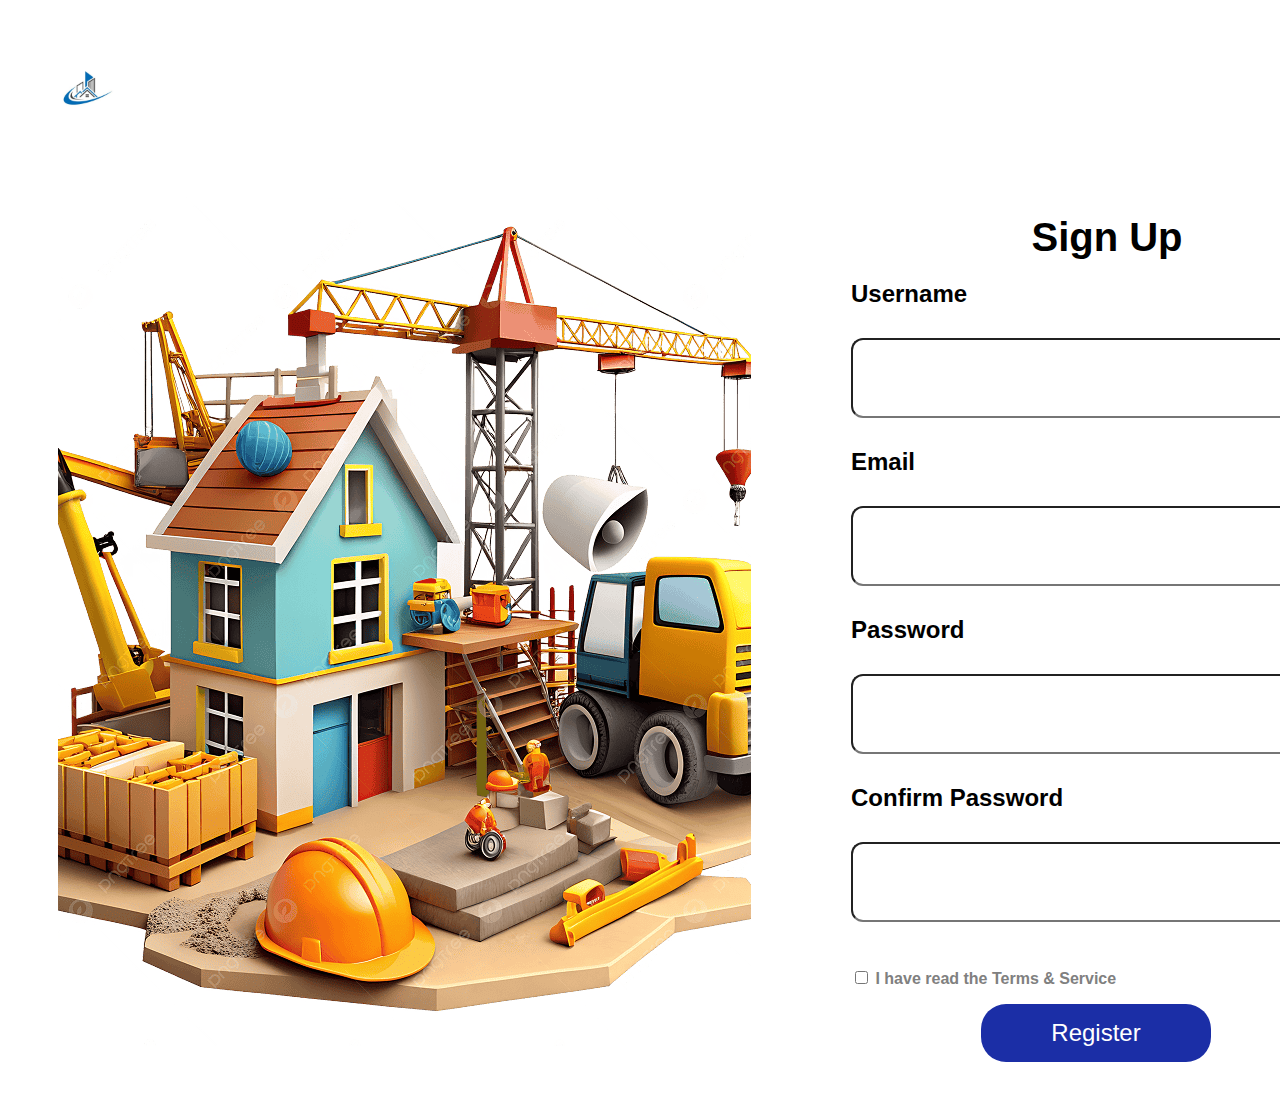
<file: sign.html>
<!DOCTYPE html>
<html lang="en">
<head>
    <meta charset="UTF-8">
    <meta name="viewport" content="width=device-width, initial-scale=1.0">
    <title>builder sign page</title>
    <link rel="stylesheet" href="CSS/build.css">
</head>
<body>
    <section class="logout">
    
    <div class="logs">
     <a href="index.html"><img src="image/logo.png" alt="image"></a>
    </div>


    <div class="log">

        <div class="signlt">
            <img src="image/sign.png" alt="image">
        </div>

        <div class="logrt sign">
            <h2>Sign Up</h2>
            <label for="">Username</label> <br>
            <input type="text"> <br>
            <label for="">Email</label> <br>
            <input type="text"> <br>
            <label for="">Password</label> <br>
            <input type="text"> <br>
            <label for=""> Confirm Password</label> <br>
            <input type="text"> <br>
            <p> <input type="checkbox"> I have read the Terms & Service</p>

            <a href="index.html">Register</a>

        </div>








    </div>








</section>



</body>
</html>
</file>
<file: CSS/build.css>
@import url('https://fonts.googleapis.com/css2?family=Sansita:ital,wght@0,400;0,700;1,400;1,700&display=swap');


body{
    font-family: sans-serif;
}

.linkedin { color: #0A66C2; }
  .instagram {
    background: radial-gradient(circle at 30% 110%, 
      #fdf497 0%, #fdf497 5%, #fd5949 45%, 
      #d6249f 60%, #285AEB 90%);
    -webkit-background-clip: text;
    -webkit-text-fill-color: transparent;
  }
  .facebook { color: #1877F2; }
  .youtube { color: #FF0000; }



/* header */

header{
    background-color: #05496B;
}
.head{
    display: flex;
    justify-content: space-between;
    align-items: center;
    padding: 20px;
    color: white;
    padding-right: 50px;
}
.head img{
    width: 60px;
    height: 60px;
    border-radius: 50%;
    object-fit: cover;
}
.head1 a{
    margin: 40px;
    font-size: 18px;
    font-weight: 600;
    text-decoration: none;
    color: white;
}
.head2{
    font-size: 20px;
}
.head2 a{
    margin: 5px;
    font-size: 20px;
    font-weight: 700;
    text-decoration: none;
    color: white;
}




/* home */
.homeout{
        font-family: sans-serif;

}
.home{
    display: flex;
    gap: 30px;
    height: 640px;
    margin: 20px;
    margin-bottom: 0px;
    margin-top: 70px;
    overflow-y: hidden;
    overflow-x: scroll;
}
.home::-webkit-scrollbar {
  display: none;
}
.homelt {
    display: flex;
    gap: 100px;align-items: center;
width: 1440px;
height: 640px;
 background: linear-gradient(to right,#017BC6,#64B6E5,#F6FAFB);

}
.homelt img{
width: 700px;
height: 700px;
object-fit: cover;
}
.homeltin{
    width: 700px;
}
.hom1 {
    display: flex;
    gap: 20px; align-items: center;
}
.hom1 img{
    width: 56px;
    height: 56px;
    border-radius: 50%;
    object-fit: cover;
}
.hom1 h2{
    font-size: 56px;
    font-family: 'Sansita', sans-serif;

} 
 .re{
    color: red;
    letter-spacing:65px ;
    font-size: 20px;
    margin-top: -10px;
}
.homeltin h4{
font-size: 32px;
}
.homeltin button{
    margin-left: 200px;
    border-radius: 10px;
    background-color: black;
    color: white;
    font-size: 20px;
    padding: 15px 20px;
}
.homert img{
width: 1440px;
height: 640px;
object-fit: cover;
}


.home1out{
     width: 80%;
    margin: 0 auto;
    margin-left: 200px;
    margin-bottom: 140px;
    display: flex;align-items: center;
    gap: 100px;
    font-size: 24px;
    margin-top: 270px;
}
.home1{
    width: 308px;
    height: 308px;
    border-radius: 50%;
    box-shadow: 2px 5px 10px rgb(196, 194, 194);
    color: black;
    position: relative;z-index: 2000;
}

.ho{

    width: 300px; height:300px; border-radius: 50%;
     background: conic-gradient(
        #D12628 0deg 180deg,
        white 180deg 360deg
    );
    transform: rotate(-90deg);
    padding: 40px;z-index: -10;
    position: relative;top: -350px;left: -40px;
}
.ho::before {
    content: "";
    position: absolute;
    inset: 40px;
    background: white;
    border-radius: 50%;
}
.ho1{
    transform: rotate(90deg);
    position: relative;top: -300px;left: -40px;
}


.homeout h3{
    font-size: 40px;
    text-align: center;
    font-family: 'Sansita', sans-serif;
    margin-top: 60px;
    margin-bottom: 70px;
}
.home2{
    width: 80%;
    margin: 0 auto;
    font-size: 20px;
    text-align: center;
}
.home2 button{
    border-radius: 10px;
    background-color: #0E5071;
    color: white;
    font-size: 20px;
    padding: 15px 20px;
}

.home3{
    width: 90%;
    margin: 0 auto;
    color: white;
    display: flex;
    background-color: #00523A;

}
.home3lt img{
    width: 583px;height: 583px;
    object-fit: cover;
}
.home3rt{
    position: 30px;
    font-size: 24px;
    padding-left: 100px;
    margin-top: 40px;
}
.home3rt h2{
    font-size: 36px;
}
.home3rt h4{
    font-size: 32px;
    color: yellow;
    margin: 5px;
}
.home3rt li{
    margin: 30px;
}

.home4{
    background-color: black;
    color: white;
    display: flex;
    gap: 100px;align-items: center;
width: 1440px;
height: 640px;padding: 20px;

}
.home4 img{
    width: 874px;
    height: 566px;
    object-fit: cover;
    margin-left: 30px;
}
.home4in {
    width: 500px;
}
.home4in h4{
    font-size: 35px;
}
.home4in p{
font-size: 24px;
}

























/* projects */

.projectout{
    margin-bottom: 140px;
      font-family: 'Sansita', sans-serif;

}
.project{
    margin-top: 70px;
    font-family: 'Sansita', sans-serif;
    height: 659px;
    width: 100%;
    background-image: url(../image/promain.jpg);
    background-position: center;
    background-repeat: no-repeat;
    background-size: cover;
    position: relative;
    color: white;
    display: flex; align-items: center;justify-content: center;
}
.prover{
    position: absolute;
    height: 659px; width: 100%;
    background-color: rgba(1, 123, 198,0.6);
    top: 0;
    z-index: 100;
}
.project h1{
    position: relative;z-index: 200;
    font-size: 96px;
    text-align: center;
}
.project1{
    width: 90%;
    margin: 0 auto;
    margin-top: 200px;
    display: grid;
    grid-template-columns:650px 650px ;
    grid-auto-rows: 647px;
    gap: 30px;
    row-gap: 100px;
}
.project1in{
font-size: 30px;
text-align: center;}
.project1 a{
 text-decoration: none;  
 color: black;

}
.project1in img{
width: 650px;
height: 571px;
object-fit: cover;
}

/* Residential */

.resover{
    position: absolute;
    height: 659px; width: 100%;
    background-color: rgba(135, 187, 221, 0.4);
    top: 0;
    z-index: 100;
}
.resout{
  width: 1300px;
  height: 900px;
  border-radius: 12px;
  box-shadow: 2px 5px 10px #00000040;
  margin: 40px;
  padding: 40px;
  margin-top: 70px;
  font-size: 24px;
}
.res{
    display: flex;
    gap: 5px;
    margin-left: 30px;
}
.reslt img{
    width: 820px;
    height: 689px;
    border-radius: 12px;
    object-fit: cover;
      box-shadow: 2px 5px 10px #00000040;

}
.resrt img{
    width: 399px;
    height: 696px;
    object-fit: cover;
}
.res1{
    display: flex;
    justify-content: space-between;
    padding-right: 60px;
}
.res1in{
    background-color:#D9D9D9 ;
    width: 217px; 
    height: 57px;
    border-radius: 12px;
    display: flex; align-items: center;
    justify-content: center;
}
.res1in span{
    width: 20px;
    height: 20px;
    border-radius: 50%;
    background-color: #00523A;
    display: inline-block;
}
.res2{
    display: flex; gap: 70px;
}


/* commercial */

.comlt .cm1{
    width: 807px;
    height: 656px;
}
.comrt .cm2{
    width: 438px;
    height: 315px;
}
.comrt .cm3{
    width: 438px;
    height: 328px;
}
.com{
    height: 785px;
}













/* plotted */
.ptout{
    height: 778px;
    width: 1256px;
}
.ptout .pt1{
    width: 1256px;
    height: 592px;
}

.ptout .res1in{
    background-color:#D9D9D9 ;
    width: 237px; 
    height: 57px;
    border-radius: 12px;
    display: flex; align-items: center;
    justify-content: center;
}



















/* career */
.careerout{
    margin-top: 70px;
}
.car{
    height: 544px;width: 100%;
    background-image: url(../image/career.jpg);
    background-position: center;
    background-repeat: no-repeat;
    background-size: cover;
    position: relative;
    color: white;
    display: flex; align-items: center;justify-content: center;
}
.carover{
    position: absolute;
    height: 544px; width: 100%;
    background-color: rgba(1, 123, 198,0.6);
    top: 0;
    z-index: 100;
}
.carin{
    position: relative;z-index: 200;
}
.carin span{
    font-size:24px ;
    color: yellow;
    margin: 3px;
}
.carin h1{
    font-size:96px ;
    margin: 5px;
    letter-spacing: 10px;
}
.carin h4{
    font-size: 36px;
    text-align: end;
    margin: 10px;
}
.car1{
    text-align: center;
    margin-top: 70px;
    font-size: 20px;
}
.car1 h1{
    font-size: 64px;
    font-weight: 500;
}
.car1 h2{
    font-size: 64px;
}
.car1 h3{
    font-size: 48px;
    line-height: 1.4;
    font-weight: 400;
}

.car2{
  width: 1067px;
  margin: 0 auto;
  margin-top: 70px;
  display: flex;
  gap: 40px;
  font-size: 24px;
  text-align: center;
}
.car2in{
width:480px;
height: 390px;
border-radius: 12px;
padding: 30px;
box-shadow: 2px 5px 10px #00000040;
padding-top: 50px;
}
.car2in .bi{
    font-size: 97px;
}
.car2in button{
    background-color: #1B2EA6;
    color: white;
    width: 230px;
    padding: 15px;
    border-radius: 12px;
    font-size: 24px;
    border: none;
}
.car3out{
    width: 90%;
    margin: 0 auto;
}
.car3{
    display: flex;
    gap: 15px; align-items: center;
    font-size: 24px;
    margin-top: 70px;
}
.car3in {
    display: flex;
    flex-direction: column;
    row-gap: 10px;
}
.car3in1{
    display: flex;
    flex-direction: column;
    row-gap: 10px;
    margin-top: 210px;
}
.car3in img{
    width: 395px;
    height: 380px;
    border-radius: 10px;
    object-fit: cover;
}
.car3in1 img{
    width: 395px;
    height: 380px;
    border-radius: 10px;
    object-fit: cover;
}
.car3in h3{
    font-size: 40px;
}









/* About */
.aboutout{
    margin-top: 100px;
    font-size: 20px;
}
.about{
    height: 580px;
    background-image: url(../image/aboutmain.jpg);
    background-position: center;
    background-repeat: no-repeat;
    background-size: cover;
    position: relative;
    color: white;
    display: flex; align-items: end;
}
.about .imge{
    width: 1000px;
    height: 400px;
}
.about h2{
    position: absolute;
    font-size: 64px;
    top: 60px; text-align: center;
    right: 100px;
    z-index: 200;
}
.abtover{
    position: absolute;
    height: 580px; width: 100%;
    top: 0;
    background-color:rgba(0,0,255,0.1);
    z-index: 100;
}
.aboutout h3{
   font-size: 40px;
}
.about1{
    width: 90%;
    margin: 0 auto;
    margin-top: 70px;
}
.about1 img{
    width: 640px;
    height: 444px;
    border-radius: 12px;
    margin-left: 300px;
    margin-top: 60px;
}
.about2{
    width: 90%;
    margin: 0 auto;
    margin-top: 70px;
}
hr{
    margin-top: 40px;
}
.about3out{
    text-align: center;
    width: 90%;
    margin: 0 auto;
    margin-top: 70px;
}
.about3out h4{
    font-size: 32px;
}
.about3{
    width: 1313px;
    height: 550px;
    background-image: url(../image/ab1.jpg);
    background-position: center;
    background-repeat: no-repeat;
    background-size: cover;
    position: relative;
    padding: 30px;
}
.ab3over{
    position: absolute;
    height: 610px; width: 100%;
    top: 0;left: 0;
    background-color:rgba(0,0,0,0.8);z-index: 10;
}
.abt3{
    display: flex;
    gap: 30px;
    text-align: center;
    font-size: 32px;
    font-weight: 700;
    padding-top: 50px;
}
.abt3in{
    width: 292px;
    height: 418px;position: relative;
    z-index: 100;
    color: white;
}
.abt3in img{
    width: 292px;
height: 348px;
}
.abt4{
    display: flex; width: 100%;
    font-size: 25px; gap: 30px;
    color: white;
    background-color:#0E1340 ;
    border-radius: 10px;
    padding: 10px;
    margin-top: 50px;
}
.abt4 span{
    font-size: 40px;
}





/* contact */
.contactback{
    background-image:url(../image/contact.jpg) ;
    background-position: center;
    background-repeat: no-repeat;
    background-size: cover;
    height: 504px;
    color:white;
    position: relative;
   
}

.contactback h1{
    font-size: 96px;
    text-align: center;
    padding-top: 130px;
    margin-bottom: 20px;
}
.contactback p{
    font-size: 32px; text-align: end;
    padding-right: 300px;
}
.contact{
    display: flex;
    gap: 20px;
    width: 1360px;
    height: 1005px;
    margin: 0 auto;
    margin-top: 70px;
    font-size: 20px;
}
.cont1{
    width: 905px;
    box-shadow: 2px 5px 10px grey;
    font-size: 20px;
    border-radius: 20px;
    padding-left: 50px;
    padding-top: 50px;
}
.contact h3{
    font-size: 32px;
}
.cont1 label{
font-size: 20px;
font-weight: 700;
}
.cont1 input{
width: 762px;
height: 68px;
border-radius: 10px;
margin-top: 30px;
margin-bottom: 30px;
border: 1px solid rgb(202, 199, 199);
}
.cont1 textarea{
width: 762px;
height: 148px;
border-radius: 10px;
margin-top: 30px;
margin-bottom: 30px;
border: 1px solid rgb(202, 199, 199);

}
.cont1 button{
font-size: 24px;
background-color:#1B2EA6 ;
color: white;
border-radius: 10px;
border: none;
padding: 15px 30px;
margin-left: 300px;
}
.cont2 h4{
    font-size: 24px;
}
.cont2{
    width: 437px;
    height: 1005px;
}
.cont3{
    width: 380px;
    height: 630px;
    border-radius: 20px;
    box-shadow: 2px 5px 10px grey;
    padding: 20px;
    padding-left: 60px;
}
.cont4{
    width: 400px;
    height: 250px;
    border-radius: 20px;
    box-shadow: 2px 5px 10px grey;
    padding: 30px;
    padding-left: 30px;
}
.cont4 .bi{
    font-size: 30px;
    margin-left: 30px;
}










/* Login */
.logout{
    padding: 50px;
}
.logs img{
 width: 60px;
    height: 60px;
    border-radius: 50%;
    object-fit: cover;
}
.log{
    display: flex; align-items: center;
    gap: 100px;
    margin-top: 60px;
}
.loglt img{
  width: 649px;
  height: 740px;
}

.logrt h2{
    font-size: 40px;
    margin-bottom: 100px;
    text-align: center;
}
.logrt label{
 font-size: 24px;
 font-weight: 700;
}
.logrt input[type="text"]{
  width: 504px;
  height: 74px;
  border-radius: 12px;
  margin-top: 30px;
  margin-bottom: 30px;
}
.logrt p{
    color: grey;
    font-weight: 700;
}
.logrt a{
 width: 230px;
 border-radius: 25px;
 font-size: 24px;
 background-color: #1B2EA6;
 color: white;text-decoration: none;
 display: inline-block;
 text-align: center; 
 margin-left: 130px;
 margin-top:40px;
padding: 15px 0px;
}

/* sign */

.signlt img{
    width: 693px;
    height: 852px;
    object-fit: cover;
}
.sign a{
 width: 230px;
 border-radius: 25px;
 font-size: 24px;
 background-color: #1B2EA6;
 color: white;text-decoration: none;
 display: inline-block;
 text-align: center; 
 margin-left: 130px;
 margin-top:0px;
padding: 15px 0px;
}
.sign h2{
    margin-bottom: 20px;
}





/* footer */
footer{
    background-color: #05496B;
    color: white;
    margin-top: 50px;
}
.footer{
    display: flex;
    gap: 60px;
    padding: 20px;
    padding-left: 30px;
}
.foot1 {
    display: flex;
    gap: 20px;
    font-size: 32px;
}
.foot1 img{
    width: 60px;
    height: 60px;
    border-radius: 50%;
    object-fit: cover;
    margin-top: 30px;
}
.foot2{
    font-size: 20px;
}
.foot2 p{
 margin-top: 50px;
 font-weight: 400;

}
</file>
